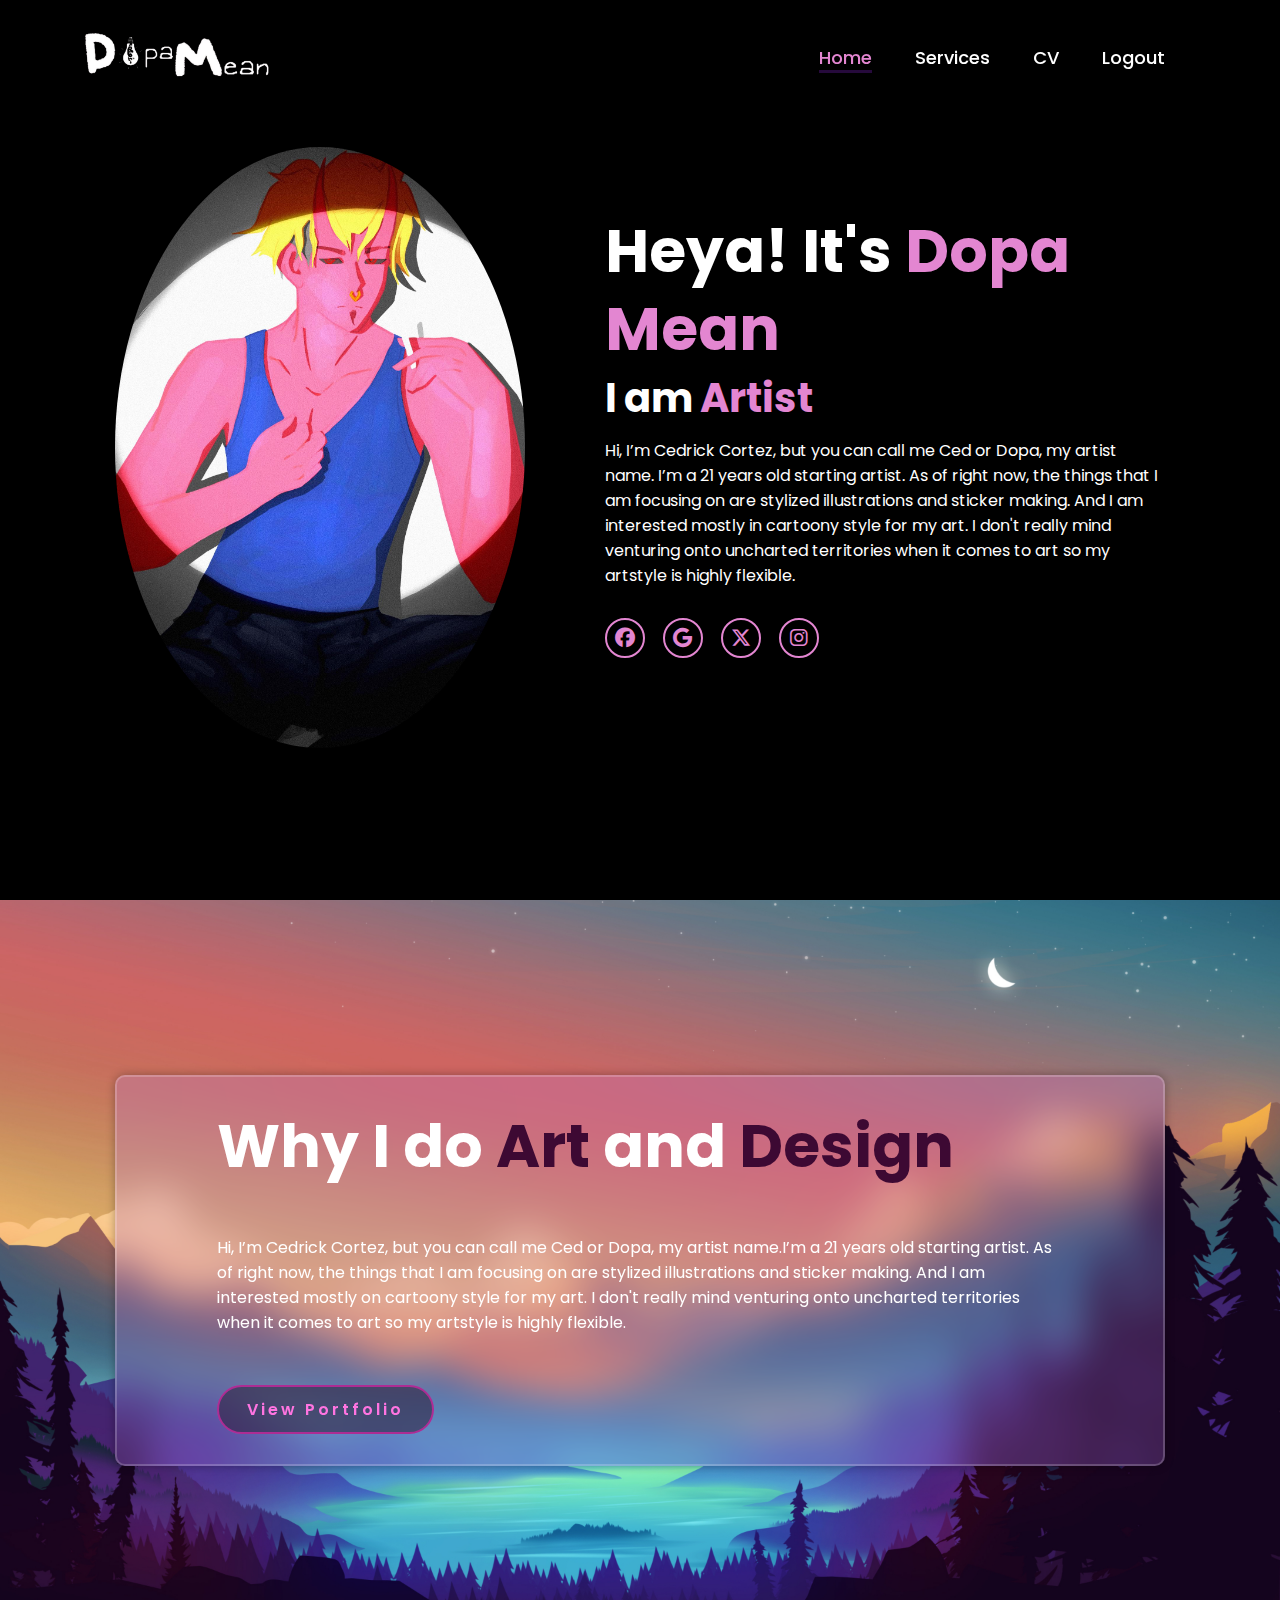
<file: index.html>
<!DOCTYPE html>
<html lang="en">
    
<head>
    <meta charset="UTF-8">
    <meta name="viewport" content="width=device-width, initial-scale=1.0">
    <link rel="stylesheet" href="https://cdnjs.cloudflare.com/ajax/libs/font-awesome/6.5.2/css/all.min.css">
    <link rel="stylesheet" href="style.css">
    <title>Finals Web Portfolio</title>
</head>
<body>
<header>
    <div class="logo-container">
        <a href="#home">
            <img src="dopamean.png" class="logo" alt="logo" />
            </a>
        </div>
    
    <nav>
        <a href="#home" class="active"> Home</a>
        <div class="dropdown">
            <a  class="dropdown-toggle" >Services</a>
            <div class="dropdown-menu">
                <a href="index_illustration.html">Illustrations</a>
                <a href="index_photo.html">Photo Manipulation </a>
                <a href="index__3d.html">3D Modeling</a>
            </div>
        </div>        
        <a href="cv.html">CV</a>

        <button onclick="logout()" style="    
        font-size: 1.8rem;
        color: rgb(255, 255, 255);
        background-color: transparent;
        margin-left: 4rem;
        font-weight: 500;
        transition: 0.3s ease;
        border-bottom: 3px solid transparent;
        cursor: pointer;
        ">Logout</button>   

    </nav>
    
    <!-- Hamburger Icon -->
    <div class="hamburger" onclick="toggleMenu()">
        <i class="fas fa-bars"></i>
    </div>
</header>

    <section class="home">
        <div class="home-img" id="home">
            <img src="Hero.jpg" alt="">
        </div>
        <div class="home-content">
            <h1>Heya! It's <span>Dopa Mean</span></h1>
            <h3 class="typing-text">I am <span></span></h3>
            <p>Hi, I’m Cedrick Cortez, but you can call me Ced or Dopa, my artist name. I’m a 21 years old starting artist. As of right now, the things that I am focusing on are stylized illustrations and sticker making. And I am interested mostly in cartoony style for my art.
                I don't really mind venturing onto uncharted territories when it comes to art so my artstyle is highly flexible.
            </p>
            <div class="social-icons">
                <a href="https://www.facebook.com/Z.corpuz.cortez"><i class="fa-brands fa-facebook"></i></a>
                <a href="https://mail.google.com/mail/u/1/?view=cm&fs=1&to=cedrickcortez45@gmail.com&tf=1"><i class="fa-brands fa-google"></i></a>
                <a href="https://twitter.com/"><i class="fa-brands fa-x-twitter"></i></a>
                <a href="https://www.instagram.com/absrd_boi/"><i class="fa-brands fa-instagram"></i></a>
            </div>
        </div>
    </section>

          <section class="knowmore" id="know-more">
            <div class="content">
                <h1>Why I do <span>Art </span>and<span> Design</span></h1>
                <p>Hi, I’m Cedrick Cortez, but you can call me Ced or Dopa, my artist name.I’m a 21 years old starting artist. As of right now, the things that I am focusing on are stylized illustrations and sticker making. And I am interested mostly on cartoony style for my art.
                    I don't really mind venturing onto uncharted territories when it comes to art so my artstyle is highly flexible.
                </p>
                <a href="https://drive.google.com/drive/folders/1bYGDUVrHqY5IV9jzm8vPRz2c6zAjt1ZQ?usp=sharing" class="btn">View Portfolio</a>

            </div>
        </section>



</body>
<script>
    function toggleMenu() {
        const nav = document.querySelector('nav');
        nav.classList.toggle('active');
    }

    function logout() {
    alert("Thank you for using the website!");
  window.location.href = "index_login.html";
}

    </script>
</html>
</file>
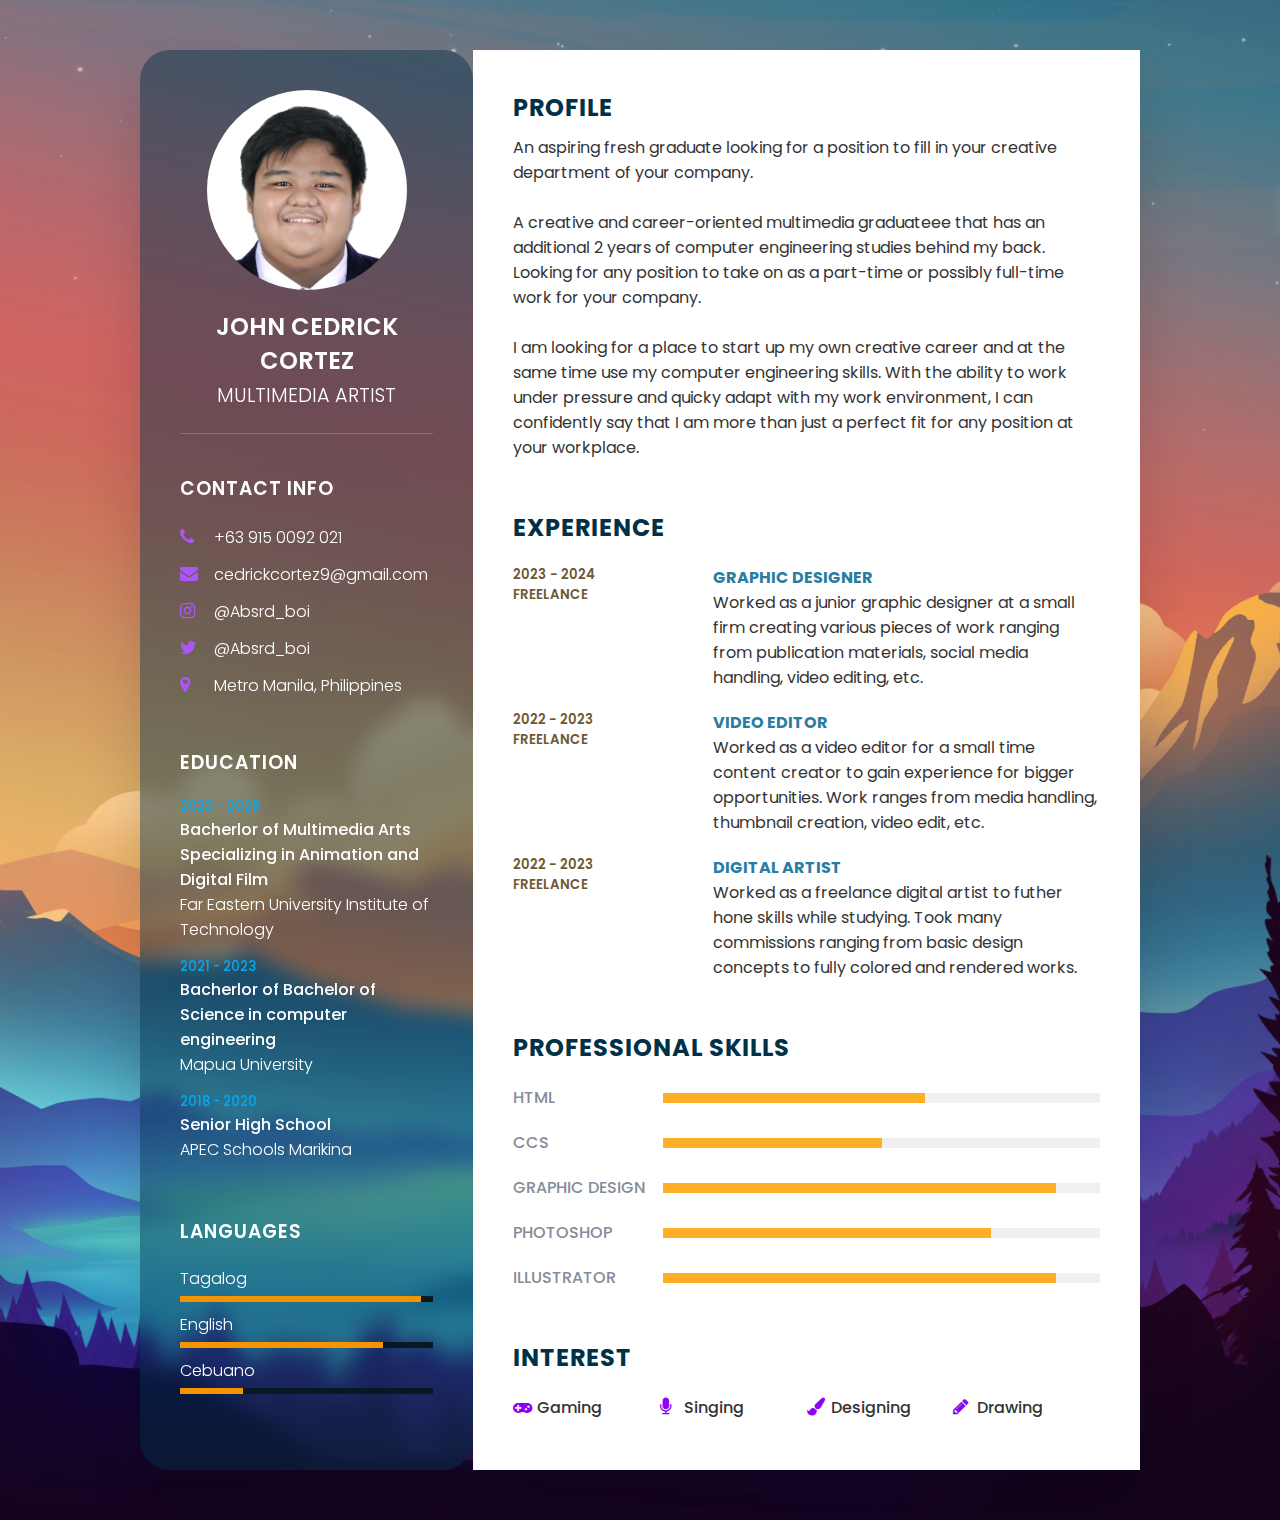
<file: cv.html>
<!DOCTYPE html>
<html>
    <head>
        <meta name="viewport" content="width=device-width, initial scale=1.0">
        <title> Responsive CV using Html & CSS</title>
        <link rel="stylesheet" href="https://cdnjs.cloudflare.com/ajax/libs/font-awesome/4.7.0/css/font-awesome.css" integrity="sha512-5A8nwdMOWrSz20fDsjczgUidUBR8liPYU+WymTZP1lmY9G6Oc7HlZv156XqnsgNUzTyMefFTcsFH/tnJE/+xBg==" crossorigin="anonymous" referrerpolicy="no-referrer" />
        <link rel="stylesheet" type="text/css" href="cvstyle.css">
    </head>
    <body>
        <div class="container">
            <div class="left_Side">
                <div class="profileText">
                    <div class="imgBx">
                        <img src="pic.png">

                    </div>
                    <h2> John Cedrick Cortez<br><span>MultiMedia Artist</span></h2>
                </div>

                <div class="contactInfo">
                    <h3 class="title">Contact Info</h3>
                    <ul>
                        <li>
                            <span class="icon"><i class="fa fa-phone" aria-hidden="true"></i></span>
                            <span class="text">+63 915 0092 021</span>
                        </li>
                        <li>
                            <span class="icon"><i class="fa fa-envelope" aria-hidden="true"></i></span>
                            <span class="text">cedrickcortez9@gmail.com</span>
                        </li>
                        <li>
                            <span class="icon"><i class="fa fa-instagram" aria-hidden="true"></i></span>
                            <span class="text"> @Absrd_boi</span>
                        </li>
                        <li>
                            <span class="icon"><i class="fa fa-twitter" aria-hidden="true"></i></span>
                            <span class="text"> @Absrd_boi</span>
                        </li>
                        <li>
                            <span class="icon"><i class="fa fa-map-marker" aria-hidden="true"></i></span>
                            <span class="text"> Metro Manila, Philippines</span>
                        </li>
                    </ul>
                </div>
                

                <div class="contactInfo education">
                    <h3 class="title">Education</h3>
                    <ul>
                        <li>
                            <h5>2023 - 2025</h5>
                            <h4>Bacherlor of Multimedia Arts Specializing in Animation and Digital Film</h4>
                            <h4>Far Eastern University Institute of Technology</h4>
                        </li>
                        <li>
                            <h5>2021 - 2023</h5>
                            <h4>Bacherlor of Bachelor of Science in computer engineering</h4>
                            <h4>Mapua University</h4>
                        </li>
                        <li>
                            <h5>2018 - 2020</h5>
                            <h4>Senior High School</h4>
                            <h4>APEC Schools Marikina   </h4>
                        </li>
                    </ul>
                </div>

                <div class="contactInfo laguage">
                    <h3 class="title">Languages</h3>
                    <ul>
                        <li>
                            <span class="text">Tagalog</span>
                            <span class="percent">
                                <div style="width: 95%;"></div>
                            </span>
                        </li>
                        <li>
                            <span class="text">English</span>
                            <span class="percent">
                                <div style="width: 80%;"></div>
                            </span>
                        </li>
                        <li>
                            <span class="text">Cebuano</span>
                            <span class="percent">
                                <div style="width: 25%;"></div>
                            </span>
                        </li>
                    </ul>
                </div>
                </div>

            <div class="right_Side">
                <div class="about">
                    <h2 class="title2">Profile</h2>
                    <p> An aspiring fresh graduate looking for a position to fill in your creative department of your company.<br><br>
                        A creative and career-oriented multimedia graduateee that has an additional 2 years of computer engineering studies behind my back.
                        Looking for any position to take on as a part-time or possibly full-time work for your company. <br><br>
                        I am looking for a place to start up my own creative career and at the same time use my computer engineering skills. 
                        With the ability to work under pressure and quicky adapt with my work environment, 
                        I can confidently say that I am more than just a perfect fit for any position at your workplace.</p>
            </div>
            <div class="about">
                <h2 class="title2">Experience</h2>
                <div class="box">
                    <div class="year_company">
                        <h5>2023 - 2024</h5>
                        <h5>Freelance</h5>
                    </div>
                    <div class="text">
                        <h4> Graphic Designer</h4>
                        <p>Worked as a junior graphic designer at a small firm creating various pieces of work ranging from publication materials, social media handling, video editing, etc.</p>
                    </div>
                </div>
                <div class="box">
                    <div class="year_company">
                        <h5>2022 - 2023</h5>
                        <h5>Freelance</h5>
                    </div>
                    <div class="text">
                        <h4> Video Editor</h4>
                        <p> Worked as a video editor for a small time content creator to gain experience for bigger opportunities. Work ranges from media handling, thumbnail creation, video edit, etc.</p>
                    </div>
                </div>
                <div class="box">
                    <div class="year_company">
                        <h5>2022 - 2023</h5>
                        <h5>Freelance</h5>
                    </div>
                    <div class="text">
                        <h4> Digital Artist</h4>
                        <p> Worked as a freelance digital artist to futher hone skills while studying. Took many commissions ranging from basic design concepts to fully colored and rendered works.</p>
                    </div>
                </div>
            </div>
                
            <div class="about skills">
                <h2 class="title2">Professional Skills</h2>
                <div class="box">
                    <h4>HTML</h4>
                    <div class="percent">
                        <div style="width: 60%;"></div>
                    </div>
                </div>
                <div class="box">
                    <h4>CCS</h4>
                    <div class="percent">
                        <div style="width: 50%;"></div>

                    </div>
                </div>
                <div class="box">
                    <h4>Graphic Design</h4>
                    <div class="percent">
                        <div style="width: 90%;"></div>

                    </div>
                </div>
                <div class="box">
                    <h4>Photoshop</h4>
                    <div class="percent">
                        <div style="width: 75%;"></div>

                    </div>
                </div>
                <div class="box">
                    <h4>Illustrator</h4>
                    <div class="percent">
                        <div style="width: 90%;"></div>

                    </div>
                </div>
            </div>

            <div class="about interest">
                <h2 class="title2">Interest</h2>
                <ul>
                    <li><i class="fa fa-gamepad" aria-hidden="true"></i> Gaming</li>
                    <li><i class="fa fa-microphone" aria-hidden="true"></i> Singing</li>
                    <li><i class="fa fa-paint-brush" aria-hidden="true"></i> Designing</li>
                    <li><i class="fa fa-pencil" aria-hidden="true"></i> Drawing</li>
                </ul>


            </div>
        </div>
    </body>
</html>
</file>
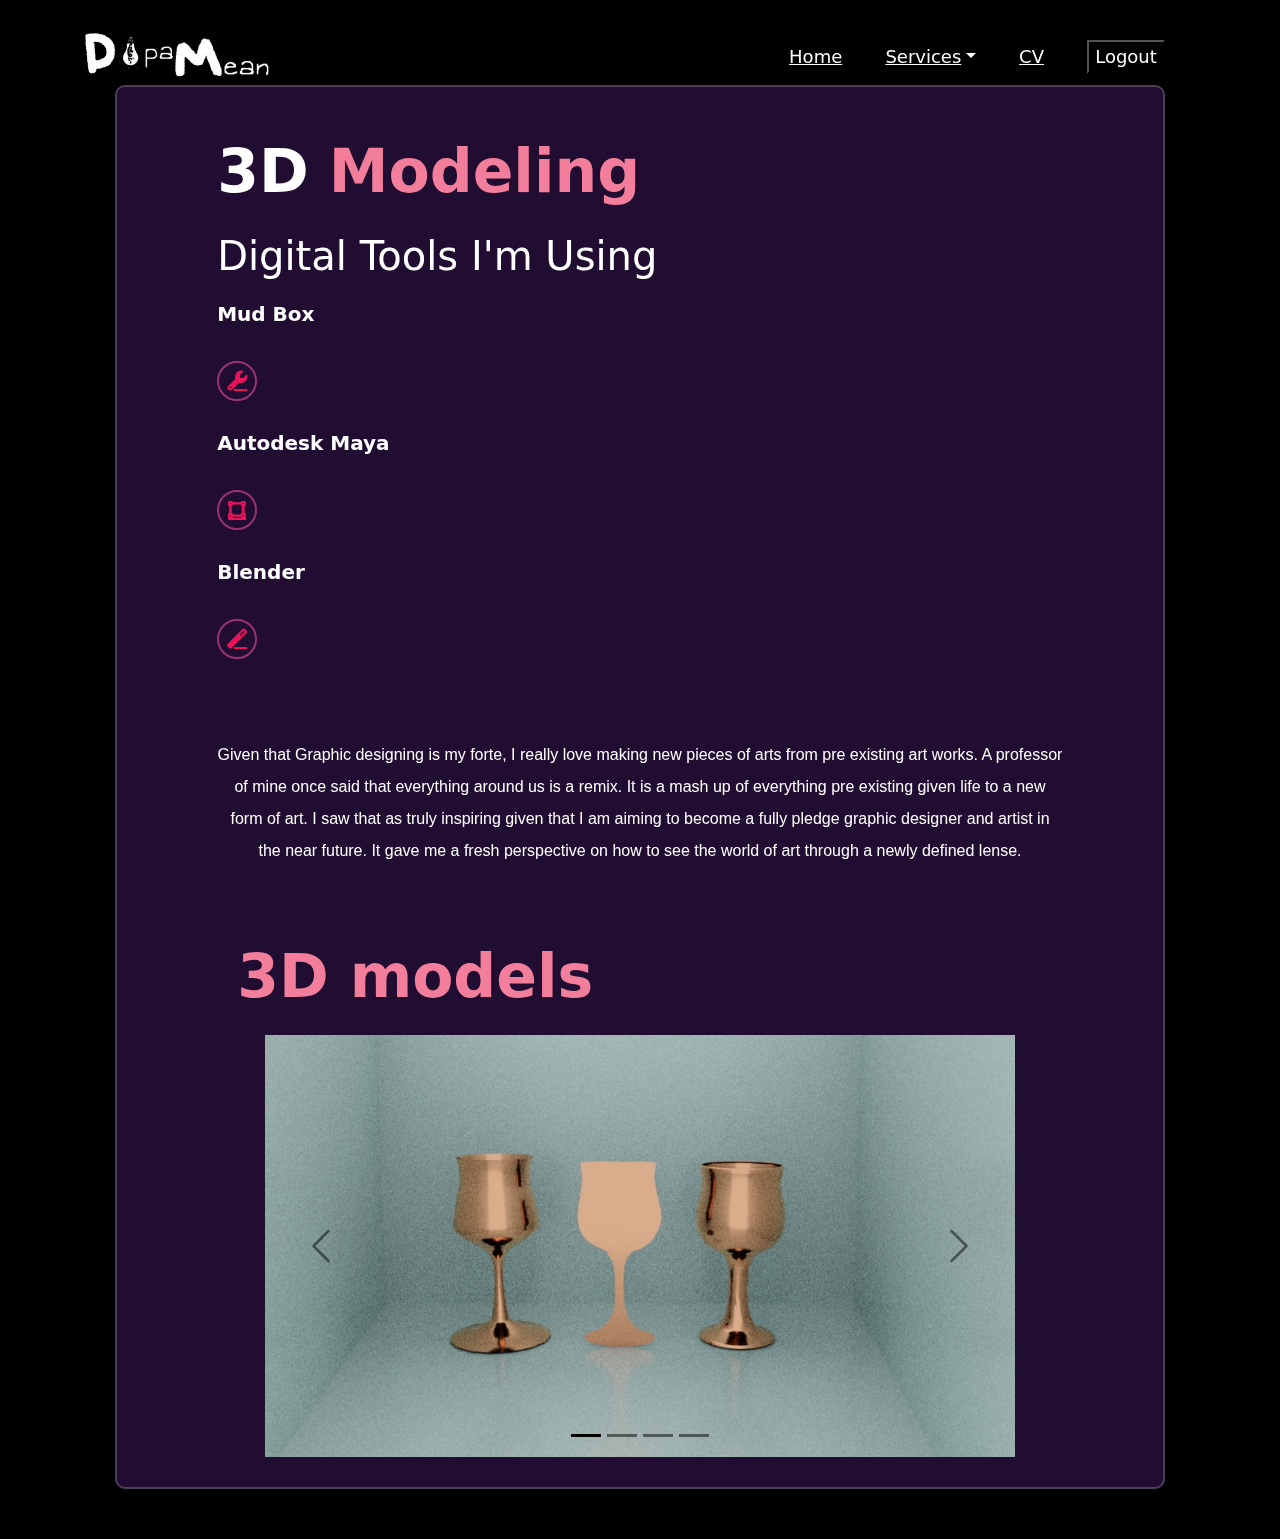
<file: index__3d.html>
<!DOCTYPE html>
<html lang="en">
    
<head>
    <meta charset="UTF-8">
    <meta name="viewport" content="width=device-width, initial-scale=1.0">
    <link href="https://cdn.jsdelivr.net/npm/bootstrap@5.3.3/dist/css/bootstrap.min.css" rel="stylesheet" integrity="sha384-QWTKZyjpPEjISv5WaRU9OFeRpok6YctnYmDr5pNlyT2bRjXh0JMhjY6hW+ALEwIH" crossorigin="anonymous">

    <link rel="stylesheet" href="https://cdnjs.cloudflare.com/ajax/libs/font-awesome/6.5.2/css/all.min.css">
    <script src="https://cdn.jsdelivr.net/npm/bootstrap@5.3.3/dist/js/bootstrap.bundle.min.js" integrity="sha384-YvpcrYf0tY3lHB60NNkmXc5s9fDVZLESaAA55NDzOxhy9GkcIdslK1eN7N6jIeHz" crossorigin="anonymous"></script>
    <link rel="stylesheet" href="style_3d.css">
    <title>Finals Web Portfolio</title>

    
</head>
<body>
<header>
    <div class="logo-container">
        <a href="index.html">
            <img src="dopamean.png" class="logo" alt="logo" />
            </a>
        </div>
    
    <nav>
        <a href="index.html"> Home</a>
        <div class="dropdown">
            <a  class="dropdown-toggle" >Services</a>
            <div class="dropdown-menu">
                <a href="index_illustration.html">Illustrations</a>
                <a href="index_photo.html">Photo Manipulation </a>
                <a href="index__3d.html" class="active">3D Modeling</a>
            </div>
        </div>
        <a href="cv.html">CV</a>

        <button onclick="logout()" style="    
        font-size: 1.8rem;
        color: rgb(255, 255, 255);
        background-color: transparent;
        margin-left: 4rem;
        font-weight: 500;
        transition: 0.3s ease;
        border-bottom: 3px solid transparent;
        cursor: pointer;
        ">Logout</button>   
    </nav>
    
    <!-- Hamburger Icon -->
    <div class="hamburger" onclick="toggleMenu()">
        <i class="fas fa-bars"></i>
    </div>
</header>

           <br>
          <section class="knowmore" id="know-more">
            <div class="content">
                <br>
                <h1> 3D<span>Modeling</span></h1> <bR>
                    <h2> Digital Tools I'm Using</h2>
                <br>
                <div class="social-icons">
                    <h3>Mud Box</h3>
                    <a href="https://www.autodesk.com"><i class="fas fa-wrench"></i></a>
                    <h3>Autodesk Maya</h3>
                    <a href="https://www.autodesk.com"><i class="fas fa-vector-square"></i></a>
                    <h3>Blender</h3>
                    <a href="https://www.blender.org"><i class="fa fa-magic"></i></a>
                <p>Given that Graphic designing is my forte, I really love making new pieces of arts from pre existing art works. A professor of mine once said that everything around us is a remix. It is a mash up of everything pre existing given life to a new form of art.
                    I saw that as truly inspiring given that I am aiming to become a fully pledge graphic designer and artist in the near future. It gave me a fresh perspective on how to see the world of art through a newly defined lense.
                </p>
                <br>

            </div>

           <br> <br><br> <h1><span> 3D models </span></h1> <br>
            <div id="carouselExampleDark" class="carousel carousel-dark slide">
                <div class="carousel-indicators">
                  <button type="button" data-bs-target="#carouselExampleDark" data-bs-slide-to="0" class="active" aria-current="true" aria-label="Slide 1"></button>
                  <button type="button" data-bs-target="#carouselExampleDark" data-bs-slide-to="1" aria-label="Slide 2"></button>
                  <button type="button" data-bs-target="#carouselExampleDark" data-bs-slide-to="2" aria-label="Slide 3"></button>
                  <button type="button" data-bs-target="#carouselExampleDark" data-bs-slide-to="3" aria-label="Slide 4"></button>
                </div>
                <div class="carousel-inner">
                  <div class="carousel-item active" data-bs-interval="10000">
                    <img src="3d1.jpg" class="d-block w-100" alt="...">
                    <div class="carousel-caption d-none d-md-block">
                    </div>
                  </div>
                  <div class="carousel-item" data-bs-interval="2000">
                    <img src="3d2.jpg" class="d-block w-100" alt="...">
                    <div class="carousel-caption d-none d-md-block">
                    </div>
                  </div>
                  <div class="carousel-item">
                    <img src="3d3.jpg" class="d-block w-100" alt="...">
                    <div class="carousel-caption d-none d-md-block">
                    </div>
                  </div>
                  <div class="carousel-item">
                    <img src="3d4.jpg" class="d-block w-100" alt="...">
                    <div class="carousel-caption d-none d-md-block">
                    </div>
                  </div>
                </div>
                <button class="carousel-control-prev" type="button" data-bs-target="#carouselExampleDark" data-bs-slide="prev">
                  <span class="carousel-control-prev-icon" aria-hidden="true"></span>
                  <span class="visually-hidden">Previous</span>
                </button>
                <button class="carousel-control-next" type="button" data-bs-target="#carouselExampleDark" data-bs-slide="next">
                  <span class="carousel-control-next-icon" aria-hidden="true"></span>
                  <span class="visually-hidden">Next</span>
                </button>
              </div>

        </section>



</body>
<script>
    function toggleMenu() {
        const nav = document.querySelector('nav');
        nav.classList.toggle('active');
    }

    function logout() {
        alert("Thank you for using the website!");
  window.location.href = "index_login.html";
}
    </script>
</html>
</file>
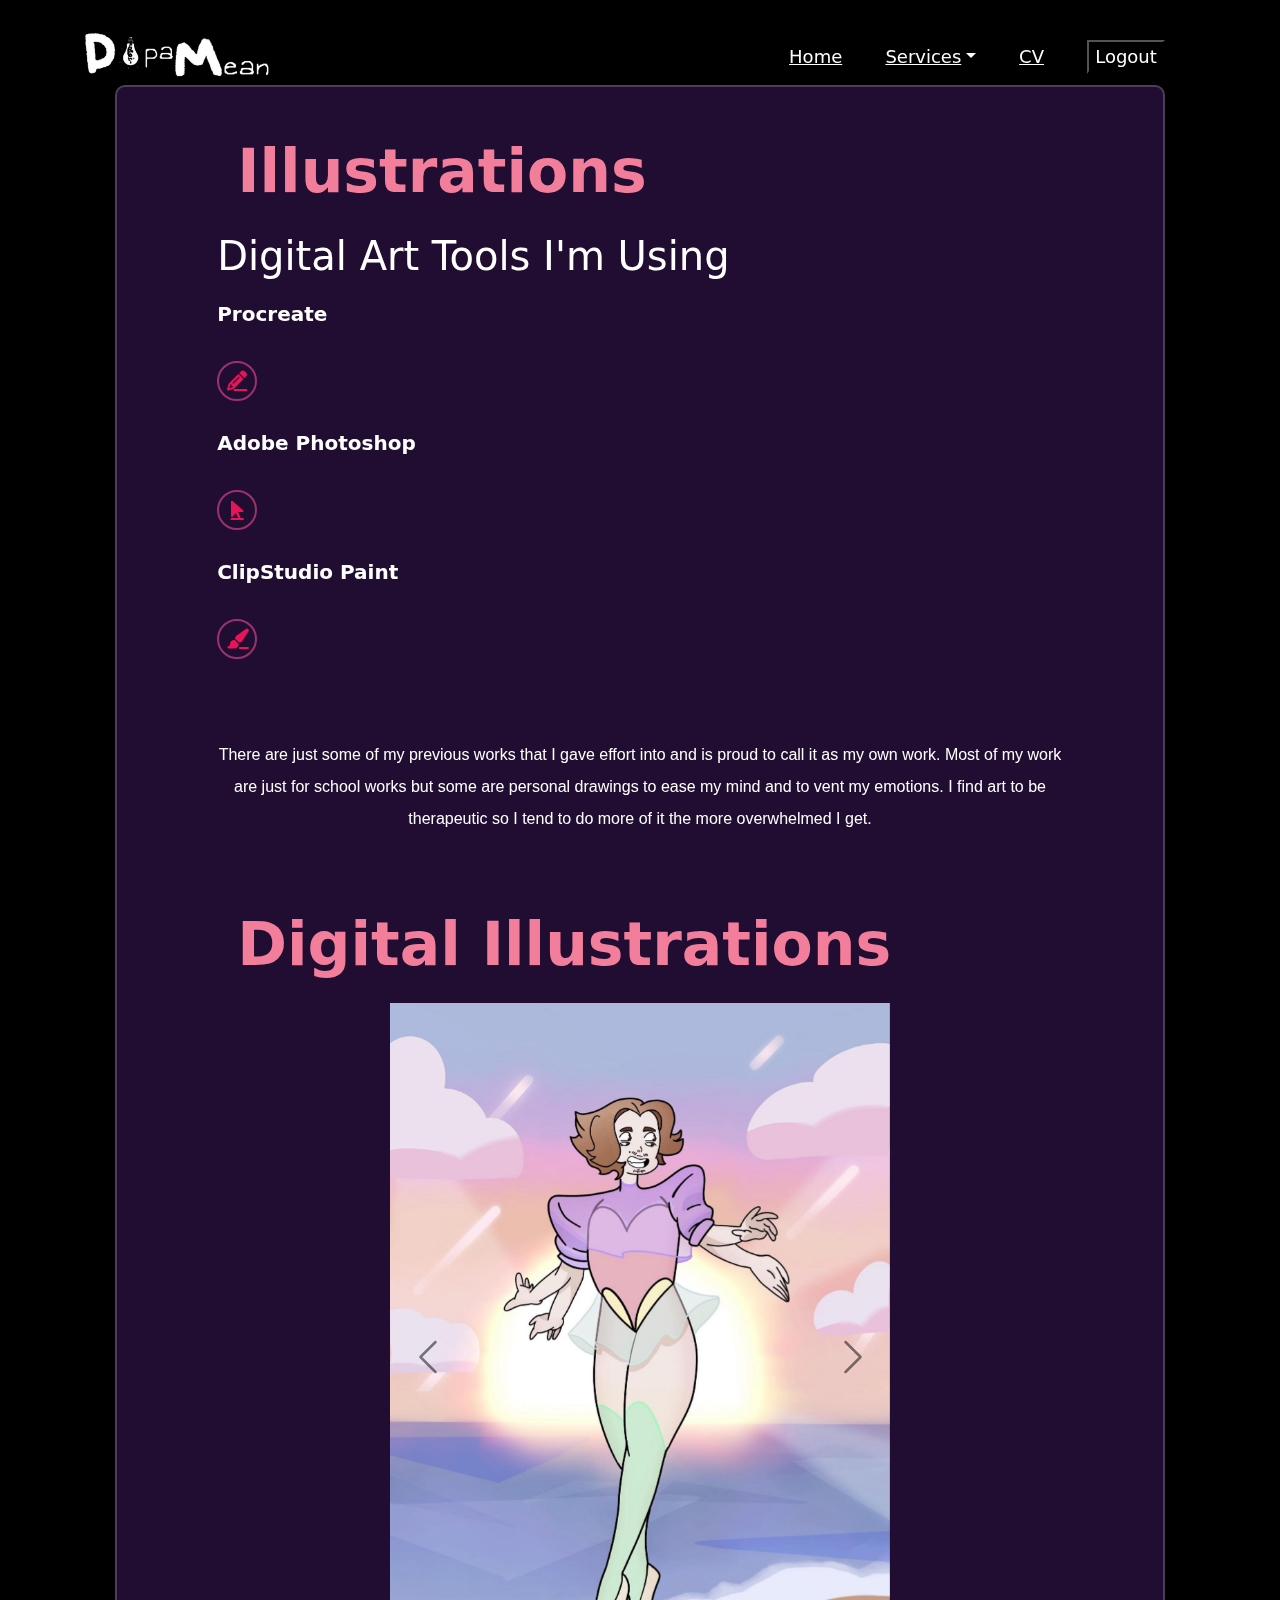
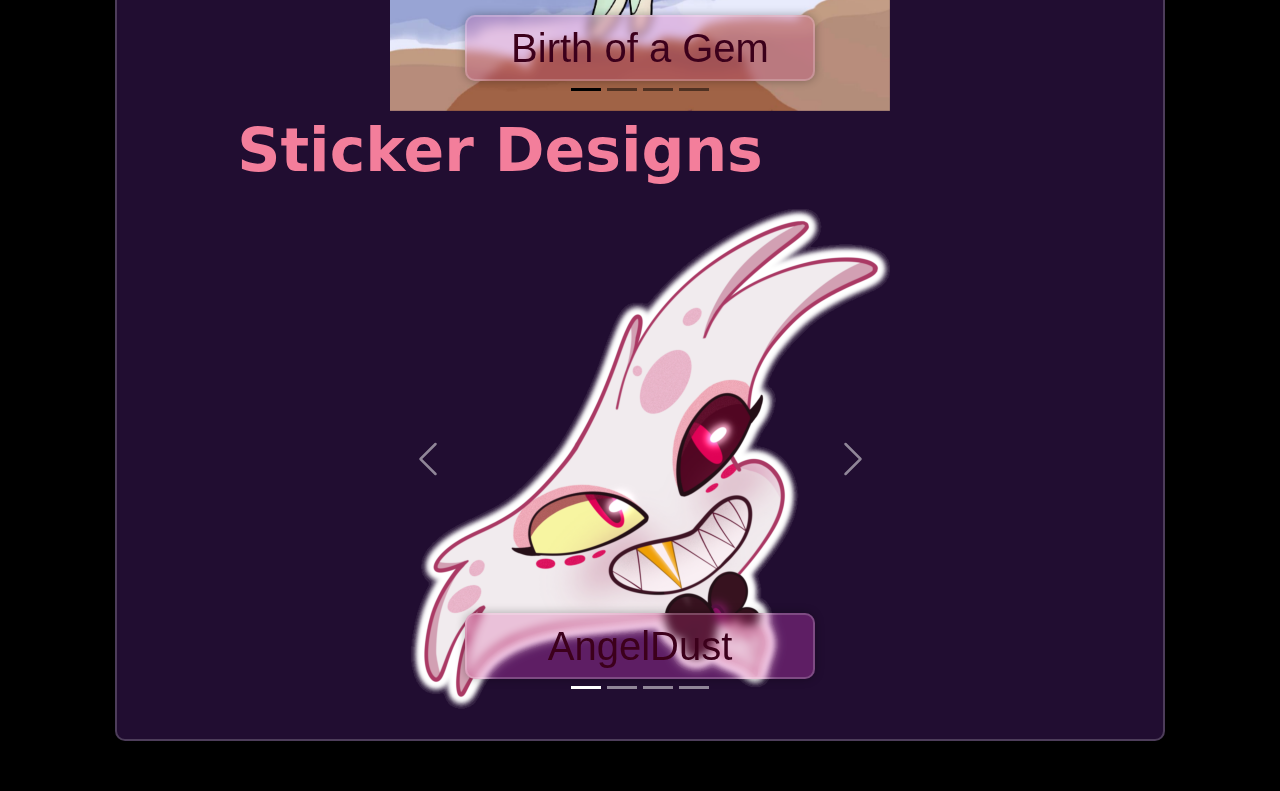
<file: index_illustration.html>
<!DOCTYPE html>
<html lang="en">
    
<head>
    <meta charset="UTF-8">
    <meta name="viewport" content="width=device-width, initial-scale=1.0">
    <link href="https://cdn.jsdelivr.net/npm/bootstrap@5.3.3/dist/css/bootstrap.min.css" rel="stylesheet" integrity="sha384-QWTKZyjpPEjISv5WaRU9OFeRpok6YctnYmDr5pNlyT2bRjXh0JMhjY6hW+ALEwIH" crossorigin="anonymous">

    <link rel="stylesheet" href="https://cdnjs.cloudflare.com/ajax/libs/font-awesome/6.5.2/css/all.min.css">
    <script src="https://cdn.jsdelivr.net/npm/bootstrap@5.3.3/dist/js/bootstrap.bundle.min.js" integrity="sha384-YvpcrYf0tY3lHB60NNkmXc5s9fDVZLESaAA55NDzOxhy9GkcIdslK1eN7N6jIeHz" crossorigin="anonymous"></script>
    <link rel="stylesheet" href="style_illustration.css">
    <title>Finals Web Portfolio</title>

    
</head>
<body>
<header>
    <div class="logo-container">
        <a href="index.html">
            <img src="dopamean.png" class="logo" alt="logo" />
            </a>
        </div>
    
    <nav>
        <a href="index.html"> Home</a>
        <div class="dropdown">
          <a  class="dropdown-toggle" >Services</a>
          <div class="dropdown-menu">
                <a href="index_illustration.html" class="active">Illustrations</a>
                <a href="index_photo.html">Photo Manipulation </a>
                <a href="index__3d.html">3D Modeling</a>
            </div>
        </div>
        <a href="cv.html">CV</a>

        <button onclick="logout()" style="    
        font-size: 1.8rem;
        color: rgb(255, 255, 255);
        background-color: transparent;
        margin-left: 4rem;
        font-weight: 500;
        transition: 0.3s ease;
        border-bottom: 3px solid transparent;
        cursor: pointer;
        ">Logout</button>   
    </nav>
    
    <!-- Hamburger Icon -->
    <div class="hamburger" onclick="toggleMenu()">
        <i class="fas fa-bars"></i>
    </div>
</header>

           <br>
          <section class="knowmore" id="know-more">
            <div class="content">
                <br>
                <h1> <span>Illustrations</span></h1> <bR>
                <h2> Digital Art Tools I'm Using</h2>
                <br>
                <div class="social-icons">
                    <h3>Procreate</h3>
                    <a href="https://procreate.com"><i class="fa fa-pencil"></i></a>
                    <h3>Adobe Photoshop</h3>
                    <a href="https://www.adobe.com/"><i class="fa fa-mouse-pointer"></i></a>
                    <h3>ClipStudio Paint</h3>
                    <a href="https://www.clipstudio.net/en/"><i class="fa fa-paint-brush"></i></a>
                <p>There are just some of my previous works that I gave effort into and is proud to call it as my own work. Most of my work are just for school works but some are personal drawings to ease my mind and to vent my emotions.
                    I find art to be therapeutic so I tend to do more of it the more overwhelmed I get.
                </p>
                <br>

            </div>

           <br> <br><br> <h1><span> Digital Illustrations </span></h1> <br>
            <div id="carouselExampleDark" class="carousel carousel-dark slide">
                <div class="carousel-indicators">
                  <button type="button" data-bs-target="#carouselExampleDark" data-bs-slide-to="0" class="active" aria-current="true" aria-label="Slide 1"></button>
                  <button type="button" data-bs-target="#carouselExampleDark" data-bs-slide-to="1" aria-label="Slide 2"></button>
                  <button type="button" data-bs-target="#carouselExampleDark" data-bs-slide-to="2" aria-label="Slide 3"></button>
                  <button type="button" data-bs-target="#carouselExampleDark" data-bs-slide-to="3" aria-label="Slide 4"></button>
                </div>
                <div class="carousel-inner">
                  <div class="carousel-item active" data-bs-interval="10000">
                    <img src="mat.jpg" class="d-block w-100" alt="...">
                    <div class="carousel-caption d-none d-md-block">
                      <h5>Birth of a Gem</h5>
                    </div>
                  </div>
                  <div class="carousel-item" data-bs-interval="2000">
                    <img src="The Coven (1).png" class="d-block w-100" alt="...">
                    <div class="carousel-caption d-none d-md-block">
                      <h5>The Coven</h5>
                    </div>
                  </div>
                  <div class="carousel-item">
                    <img src="page1.jpg" class="d-block w-100" alt="...">
                    <div class="carousel-caption d-none d-md-block">
                      <h5>Love Wins</h5>
                    </div>
                  </div>
                  <div class="carousel-item">
                    <img src="page2.jpg" class="d-block w-100" alt="...">
                    <div class="carousel-caption d-none d-md-block">
                      <h5>Love Wins</h5>
                    </div>
                  </div>
                </div>
                <button class="carousel-control-prev" type="button" data-bs-target="#carouselExampleDark" data-bs-slide="prev">
                  <span class="carousel-control-prev-icon" aria-hidden="true"></span>
                  <span class="visually-hidden">Previous</span>
                </button>
                <button class="carousel-control-next" type="button" data-bs-target="#carouselExampleDark" data-bs-slide="next">
                  <span class="carousel-control-next-icon" aria-hidden="true"></span>
                  <span class="visually-hidden">Next</span>
                </button>
              </div>
                          
              <h1><span> Sticker Designs </span></h1> <br>
              <div id="carouselExampleCaptions" class="carousel slide">
                <div class="carousel-indicators">
                  <button type="button" data-bs-target="#carouselExampleCaptions" data-bs-slide-to="0" class="active" aria-current="true" aria-label="Slide 1"></button>
                  <button type="button" data-bs-target="#carouselExampleCaptions" data-bs-slide-to="1" aria-label="Slide 2"></button>
                  <button type="button" data-bs-target="#carouselExampleCaptions" data-bs-slide-to="2" aria-label="Slide 3"></button>
                  <button type="button" data-bs-target="#carouselExampleCaptions" data-bs-slide-to="3" aria-label="Slide 4"></button>
                </div>
                <div class="carousel-inner">
                  <div class="carousel-item active">
                    <img src="Angel.PNG" class="d-block w-100" alt="...">
                    <div class="carousel-caption d-none d-md-block">
                      <h5>AngelDust</h5>
                    </div>
                  </div>
                  <div class="carousel-item">
                    <img src="Alastor.png" class="d-block w-100" alt="...">
                    <div class="carousel-caption d-none d-md-block">
                      <h5>Alastor</h5>
                    </div>
                  </div>
                  <div class="carousel-item">
                    <img src="Fizz.PNG" class="d-block w-100" alt="...">
                    <div class="carousel-caption d-none d-md-block">
                      <h5>Fizzaroli</h5>
                    </div>
                  </div>
                  <div class="carousel-item">
                    <img src="Verosika.png" class="d-block w-100" alt="...">
                    <div class="carousel-caption d-none d-md-block">
                      <h5>Verosika</h5>
                    </div>
                  </div>
                </div>
                <button class="carousel-control-prev" type="button" data-bs-target="#carouselExampleCaptions" data-bs-slide="prev">
                  <span class="carousel-control-prev-icon" aria-hidden="true"></span>
                  <span class="visually-hidden">Previous</span>
                </button>
                <button class="carousel-control-next" type="button" data-bs-target="#carouselExampleCaptions" data-bs-slide="next">
                  <span class="carousel-control-next-icon" aria-hidden="true"></span>
                  <span class="visually-hidden">Next</span>
                </button>
              </div>
  


        </section>



</body>
<script>
    function toggleMenu() {
        const nav = document.querySelector('nav');
        nav.classList.toggle('active');
    }

    function logout() {
      alert("Thank you for using the website!");
  window.location.href = "index_login.html";
}
    </script>
</html>
</file>
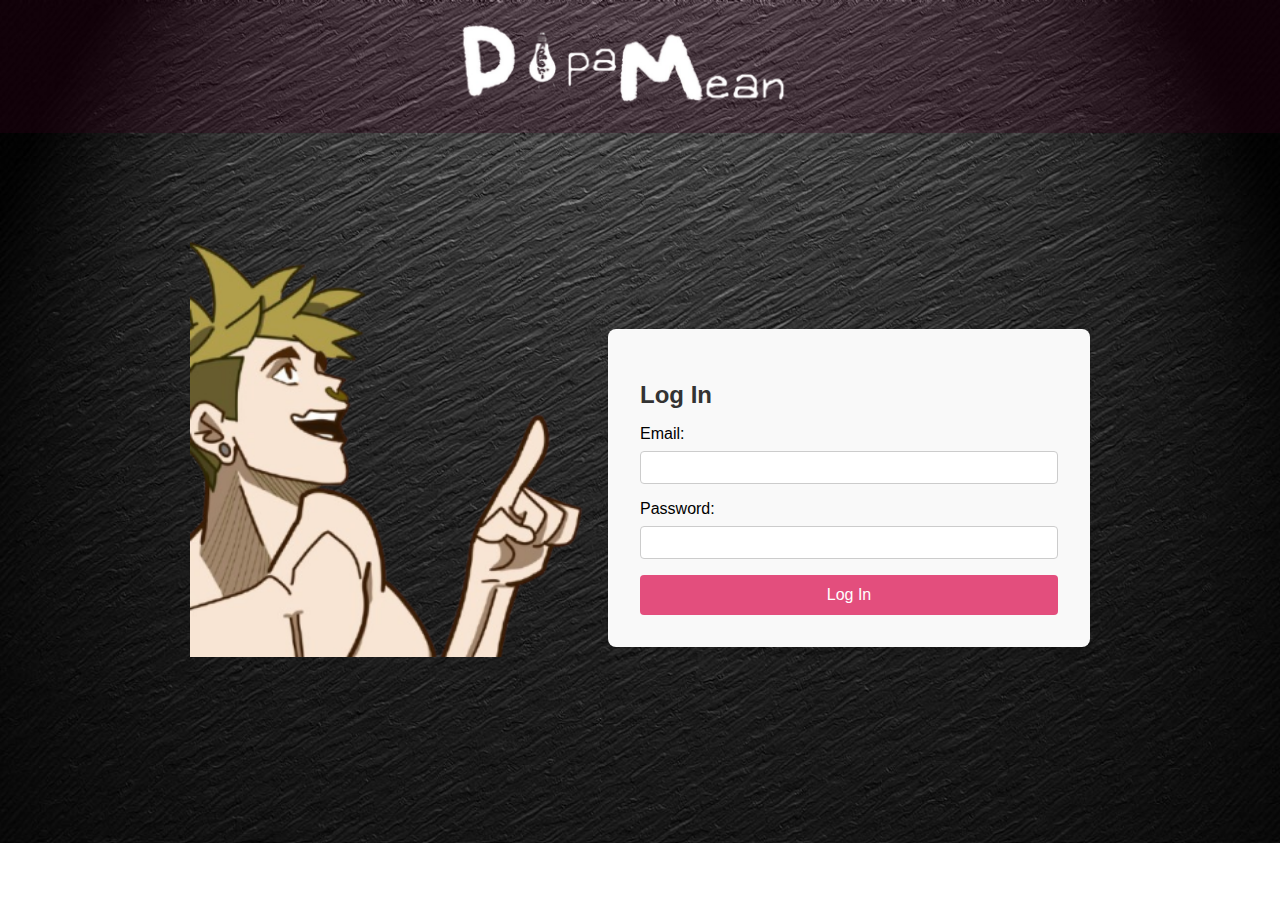
<file: index_login.html>
<!DOCTYPE html>
<html lang="en">
<head>
  <meta charset="UTF-8">
  <meta name="viewport" content="width=device-width, initial-scale=1.0">
  <title>Login Screen</title>
  <link rel="stylesheet" href="style_login.css">

</head>

<body>
  <header>
    <img src="dopamean.png" class="logo" alt="logo" />
  </header>
  <div class="container">
    <div class="image-section">
      <img src="login.png" alt="Side Illustration">
    </div>
    <div class="form-section">
      <h2>Log In</h2>
      <form id="loginForm">
        <div class="form-group">
          <label for="email">Email:</label>
          <input type="email" id="email" name="email" required>
        </div>
        <div class="form-group">
          <label for="password">Password:</label>
          <input type="password" id="password" name="password" required>
        </div>
        <button type="submit">Log In</button>
      </form>
    </div>
  </div>
  <script>
document.getElementById("loginForm").addEventListener("submit", function (event) {
  event.preventDefault();

  const email = document.getElementById("email").value;
  const password = document.getElementById("password").value;

  // Check if email and password match the predefined values
  if (email === "wagunosacard@email.com" && password === "wagpoplease") {
    alert(`Welcome, ${email}!`);
    // Redirect to a new page (e.g., dashboa rd.html)
    window.location.href = "index.html";
  } else {
    alert("Invalid email or password. Please try again.");
  }
});

  </script>
</body>
</html>
</file>
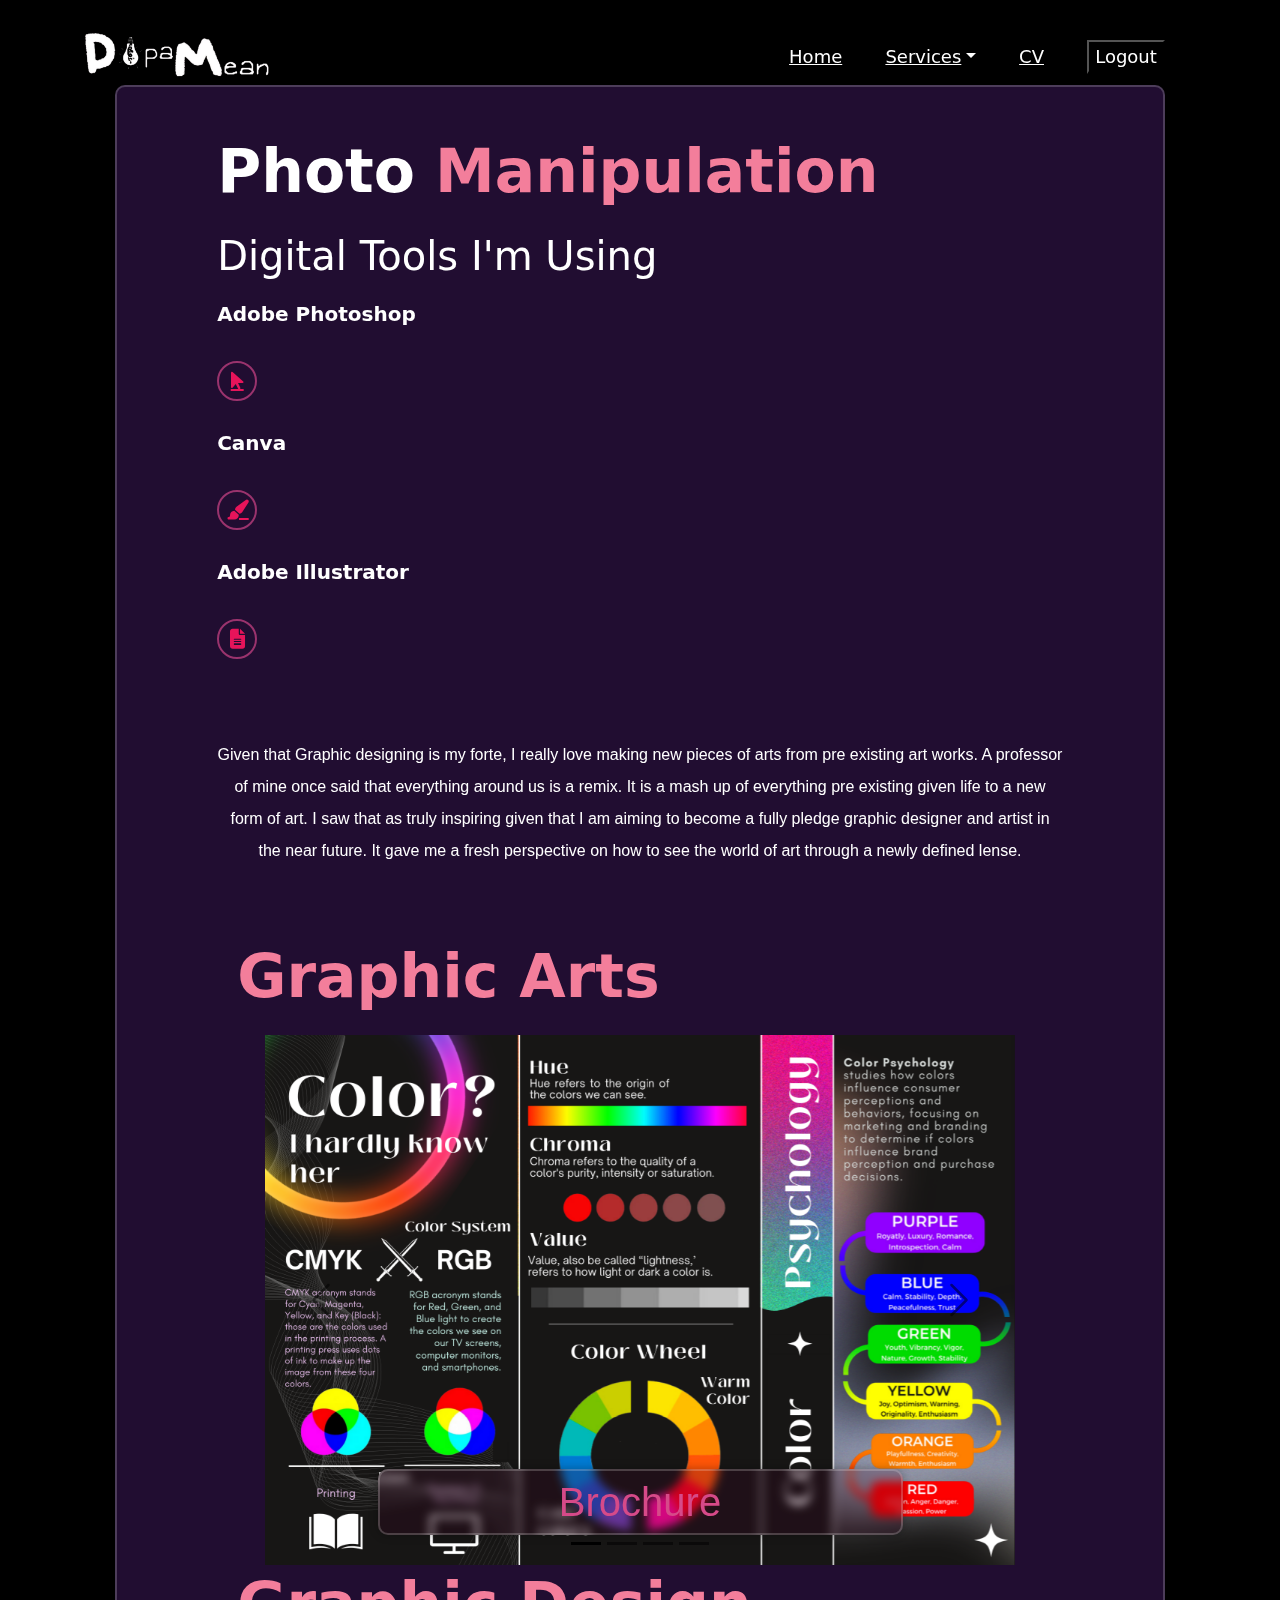
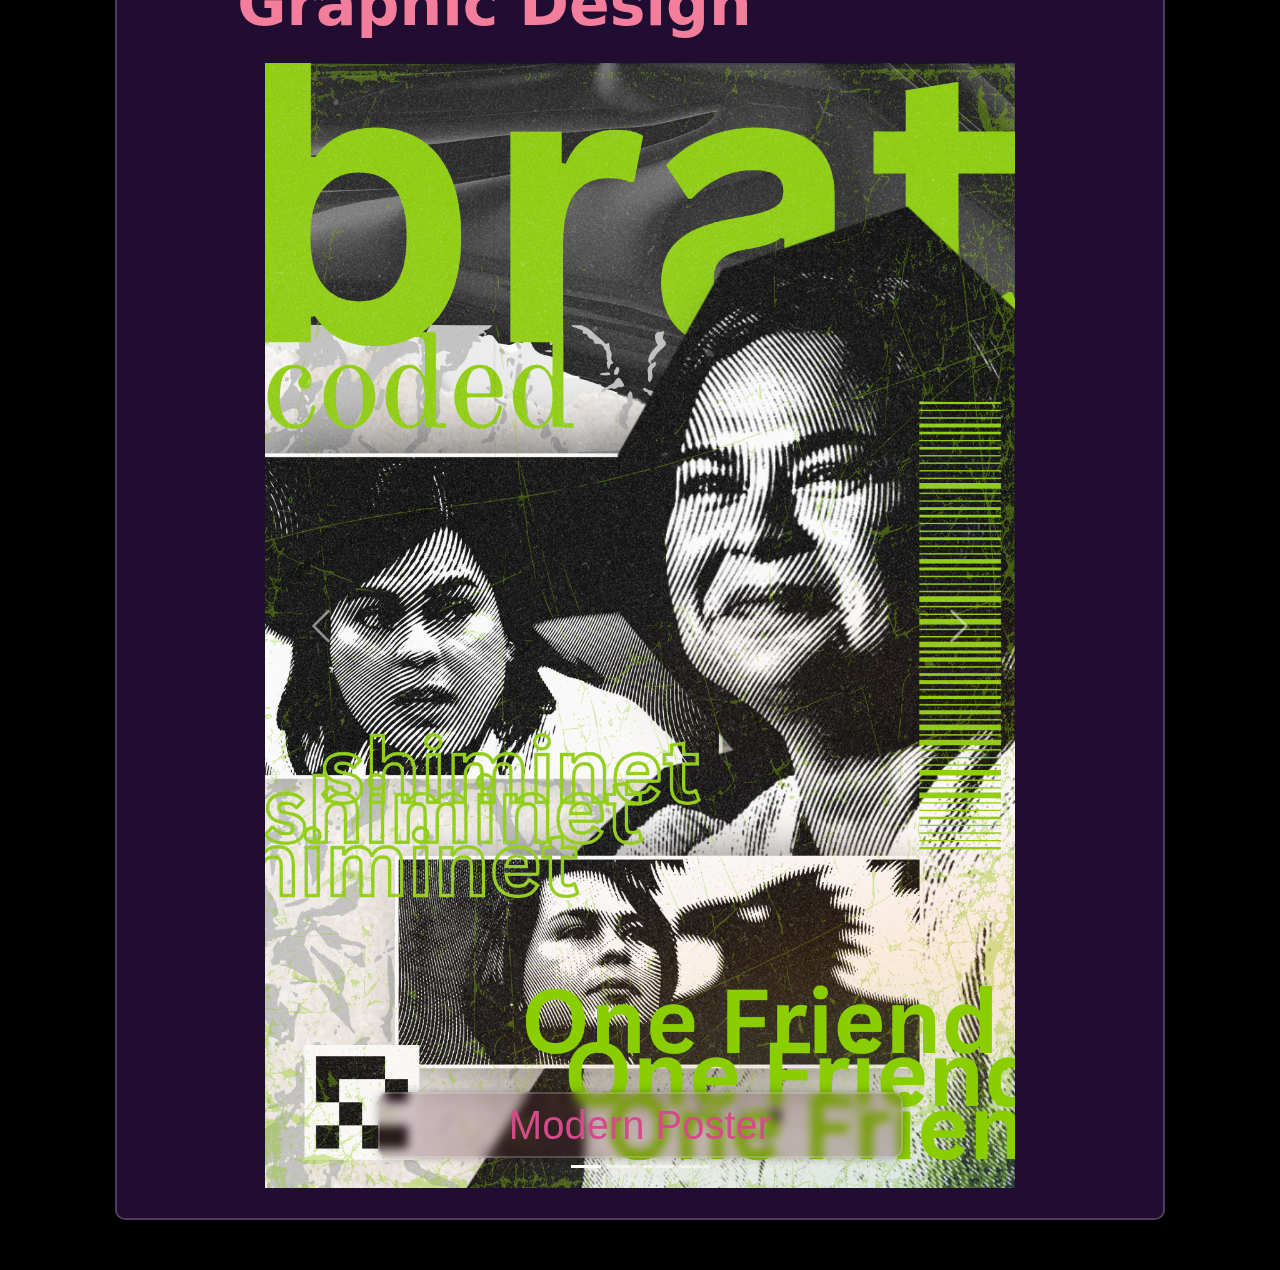
<file: index_photo.html>
<!DOCTYPE html>
<html lang="en">
    
<head>
    <meta charset="UTF-8">
    <meta name="viewport" content="width=device-width, initial-scale=1.0">
    <link href="https://cdn.jsdelivr.net/npm/bootstrap@5.3.3/dist/css/bootstrap.min.css" rel="stylesheet" integrity="sha384-QWTKZyjpPEjISv5WaRU9OFeRpok6YctnYmDr5pNlyT2bRjXh0JMhjY6hW+ALEwIH" crossorigin="anonymous">

    <link rel="stylesheet" href="https://cdnjs.cloudflare.com/ajax/libs/font-awesome/6.5.2/css/all.min.css">
    <script src="https://cdn.jsdelivr.net/npm/bootstrap@5.3.3/dist/js/bootstrap.bundle.min.js" integrity="sha384-YvpcrYf0tY3lHB60NNkmXc5s9fDVZLESaAA55NDzOxhy9GkcIdslK1eN7N6jIeHz" crossorigin="anonymous"></script>
    <link rel="stylesheet" href="style_photo.css">
    <title>Finals Web Portfolio</title>

    
</head>
<body>
<header>
    <div class="logo-container">
        <a href="index.html">
            <img src="dopamean.png" class="logo" alt="logo" />
            </a>
        </div>
    
    <nav>
        <a href="index.html"> Home</a>
        <div class="dropdown">
            <a  class="dropdown-toggle" >Services</a>
            <div class="dropdown-menu">
                <a href="index_illustration.html">Illustrations</a>
                <a href="index_photo.html" class="active">Photo Manipulation </a>
                <a href="index__3d.html">3D Modeling</a>
            </div>
        </div>
        <a href="cv.html">CV</a>

        <button onclick="logout()" style="    
        font-size: 1.8rem;
        color: rgb(255, 255, 255);
        background-color: transparent;
        margin-left: 4rem;
        font-weight: 500;
        transition: 0.3s ease;
        border-bottom: 3px solid transparent;
        cursor: pointer;
        ">Logout</button>   
    </nav>
    
    <!-- Hamburger Icon -->
    <div class="hamburger" onclick="toggleMenu()">
        <i class="fas fa-bars"></i>
    </div>
</header>

           <br>
          <section class="knowmore" id="know-more">
            <div class="content">
                <br>
                <h1> Photo<span>Manipulation</span></h1> <bR>
                <h2> Digital Tools I'm Using</h2>
                <br>
                <div class="social-icons">
                    <h3>Adobe Photoshop</h3>
                    <a href="https://www.adobe.com/"><i class="fa fa-mouse-pointer"></i></a>
                    <h3>Canva</h3>
                    <a href="https://www.canva.com/en_ph//"><i class="fa fa-paint-brush"></i></a>
                    <h3>Adobe Illustrator</h3>
                    <a href="https://www.adobe.com/"><i class="fa fa-file-text"></i></a>
                <p>Given that Graphic designing is my forte, I really love making new pieces of arts from pre existing art works. A professor of mine once said that everything around us is a remix. It is a mash up of everything pre existing given life to a new form of art.
                    I saw that as truly inspiring given that I am aiming to become a fully pledge graphic designer and artist in the near future. It gave me a fresh perspective on how to see the world of art through a newly defined lense.
                </p>
                <br>

            </div>

           <br> <br><br> <h1><span> Graphic Arts </span></h1> <br>
            <div id="carouselExampleDark" class="carousel carousel-dark slide">
                <div class="carousel-indicators">
                  <button type="button" data-bs-target="#carouselExampleDark" data-bs-slide-to="0" class="active" aria-current="true" aria-label="Slide 1"></button>
                  <button type="button" data-bs-target="#carouselExampleDark" data-bs-slide-to="1" aria-label="Slide 2"></button>
                  <button type="button" data-bs-target="#carouselExampleDark" data-bs-slide-to="2" aria-label="Slide 3"></button>
                  <button type="button" data-bs-target="#carouselExampleDark" data-bs-slide-to="3" aria-label="Slide 4"></button>
                </div>
                <div class="carousel-inner">
                  <div class="carousel-item active" data-bs-interval="10000">
                    <img src="colorTrifoldBrochureSampleFront.png" class="d-block w-100" alt="...">
                    <div class="carousel-caption d-none d-md-block">
                      <h5>Brochure</h5>
                    </div>
                  </div>
                  <div class="carousel-item" data-bs-interval="2000">
                    <img src="colorTrifoldBrochureSampleBack.png" class="d-block w-100" alt="...">
                    <div class="carousel-caption d-none d-md-block">
                      <h5>Brochure</h5>
                    </div>
                  </div>
                  <div class="carousel-item">
                    <img src="Calling Card 1.png" class="d-block w-100" alt="...">
                    <div class="carousel-caption d-none d-md-block">
                      <h5>Comics</h5>
                    </div>
                  </div>
                  <div class="carousel-item">
                    <img src="Calling Card 2.png" class="d-block w-100" alt="...">
                    <div class="carousel-caption d-none d-md-block">
                      <h5>Logo</h5>
                    </div>
                  </div>
                </div>
                <button class="carousel-control-prev" type="button" data-bs-target="#carouselExampleDark" data-bs-slide="prev">
                  <span class="carousel-control-prev-icon" aria-hidden="true"></span>
                  <span class="visually-hidden">Previous</span>
                </button>
                <button class="carousel-control-next" type="button" data-bs-target="#carouselExampleDark" data-bs-slide="next">
                  <span class="carousel-control-next-icon" aria-hidden="true"></span>
                  <span class="visually-hidden">Next</span>
                </button>
              </div>
                          
              <h1><span> Graphic Design </span></h1> <br>
              <div id="carouselExampleCaptions" class="carousel slide">
                <div class="carousel-indicators">
                  <button type="button" data-bs-target="#carouselExampleCaptions" data-bs-slide-to="0" class="active" aria-current="true" aria-label="Slide 1"></button>
                  <button type="button" data-bs-target="#carouselExampleCaptions" data-bs-slide-to="1" aria-label="Slide 2"></button>
                  <button type="button" data-bs-target="#carouselExampleCaptions" data-bs-slide-to="2" aria-label="Slide 3"></button>
                  <button type="button" data-bs-target="#carouselExampleCaptions" data-bs-slide-to="3" aria-label="Slide 4"></button>
                </div>
                <div class="carousel-inner">
                  <div class="carousel-item active">
                    <img src="inday.png" class="d-block w-100" alt="...">
                    <div class="carousel-caption d-none d-md-block">
                      <h5>Modern Poster</h5>
                    </div>
                  </div>
                  <div class="carousel-item">
                    <img src="oldPosterSample.jpg" class="d-block w-100" alt="...">
                    <div class="carousel-caption d-none d-md-block">
                      <h5>Old Poster</h5>
                    </div>
                  </div>
                  <div class="carousel-item">
                    <img src="miranda.png" class="d-block w-100" alt="...">
                    <div class="carousel-caption d-none d-md-block">
                      <h5>Graphic Manip</h5>
                    </div>
                  </div>
                  <div class="carousel-item">
                    <img src="undertale.png" class="d-block w-100" alt="...">
                    <div class="carousel-caption d-none d-md-block">
                      <h5>Wallpaper</h5>
                    </div>
                  </div>
                </div>
                <button class="carousel-control-prev" type="button" data-bs-target="#carouselExampleCaptions" data-bs-slide="prev">
                  <span class="carousel-control-prev-icon" aria-hidden="true"></span>
                  <span class="visually-hidden">Previous</span>
                </button>
                <button class="carousel-control-next" type="button" data-bs-target="#carouselExampleCaptions" data-bs-slide="next">
                  <span class="carousel-control-next-icon" aria-hidden="true"></span>
                  <span class="visually-hidden">Next</span>
                </button>
              </div>
  


        </section>



</body>
<script>
    function toggleMenu() {
        const nav = document.querySelector('nav');
        nav.classList.toggle('active');
    }

    function logout() {
        alert("Thank you for using the website!");
  window.location.href = "index_login.html";
}
    </script>
</html>
</file>
<file: style.css>
@import url('https://fonts.googleapis.com/css2?family=Poppins:wght@100;200;300;400;500;600&display=swap');

*{
    margin: 0;
    padding: 0;
    box-sizing: border-box;
    text-decoration: none;
    border: none;
    outline: none;
    font-family: 'Poppins', sans-serif;
}


html{
    font-size: 62.5%;
    scroll-behavior: smooth;
}

.hamburger {
    display: none;
    cursor: pointer;
    font-size: 2.5rem;
}

.hamburger i {
    color: rgb(255, 156, 230);
}

@media (max-width: 995px) {
    .hamburger {
        display: block;
        color: red;
    }
}


body{
    width: 100%;
    height: 100vh;
    overflow-x: hidden;
    background-color: #333;
    color: white;
}

header{
    margin-top: 20px;
    position: fixed;
    top: 0;
    left: 0;
    width: 100%;
    padding: 1rem 9%;
    background-color: transparent;
    filter: drop-shadow(10px);
    display: flex;
    justify-content: space-between;
    align-items: center;
    z-index: 100;
}

.logo{
    cursor: pointer;
    transition: 0.5s ease;
    width: 200px; 
    height: auto; 
    margin-top: -5px;
    margin-left: -40px;

}


.logo:hover{
    transform: scale(1.3);
}

nav a{
    font-size: 1.8rem;
    color: white;
    margin-left: 4rem;
    font-weight: 500;
    transition: 0.3s ease;
    border-bottom: 3px solid transparent;
}

nav a:hover{
    transition: 0.3s ease;

}

nav a:hover,
nav a.active{
    color: #e386d1;
    border-bottom: 3px solid #300d4bcb;
}

@media(max-width:995px){
    nav{
        position: absolute;
        display: none;
        top: 0;
        right: 0;
        width: 40%;
        border-left: 3px solid #e386d1;
        border-bottom: 3px solid #e386d1;
        border-bottom-left-radius: 2rem;
        padding: 1rem solid;
        background-color: #161616;
        border-top: 0.1rem solid rgba(0,0,0,0.1);
    }

    nav.active{
        display: block;
    }

    nav a{
        display: block;
        font-size: 2rem;
        margin: 3rem 0;
    }

    nav a:hover,
    nav a.active{
        padding: 1rem;
        border-radius: 0.5rem;
        border-bottom: 0.5rem solid #e386d1;
    }
}

.dropdown {
    position: relative;
    display: inline-block;
}

.dropdown-menu {
    display: none;
    position: absolute;
    background-color: rgba(0, 0, 0, 0.437);
    border-radius: 10px;
    box-shadow: 0px 4px 8px rgba(0, 0, 0, 0.2);
    min-width: 150px;
    z-index: 1;
}

.dropdown-menu a {
    color: white;
    padding: 10px 20px;
    text-decoration: none;
    display: block;
    transition: 0.3s;
}

.dropdown-menu a:hover {
    background-color: #e386d1;
    color: black;
    border-radius: 8px;
}

.dropdown:hover .dropdown-menu {
    display: block;
}


section{
    min-height: 100vh;
    padding: 5rem 9% 5rem;
}

.home{
    display: flex;
    justify-content: center;
    align-items: center;
    gap: 8rem;
    background-color: black;
}

.home .home-content h1{
    font-size: 6rem;
    font-weight: 700;
    line-height: 1.3;
}

span{
    color: #e386d1;
}

.home-content h3{
    font-size: 4rem;
    margin-bottom: 1rem;
    font-weight: 700;
}

.home-content p{
    font-size: 1.6rem;
}

.home-img{
    border-radius: 50%;
}

.home-img img{
    position: relative;
    width: 32vw;
    border-radius: 50%;
    box-shadow: 0 0 25px solid #e386d1;
    cursor: pointer;
    transition: 0.2s linear;
}

.home-img img:hover{
    font-size: 1.8rem;
    font-weight: 500;
}

.social-icons a{
    display: inline-flex;
    justify-content: center;
    align-items: center;
    width: 4rem;
    height: 4rem;
    background-color: transparent;
    border: 0.2rem solid #e386d1;
    font-size: 2rem;
    border-radius: 50%;
    margin: 3rem 1.5rem 3rem 0;
    transition: 0.3s ease;
    color: #e386d1;
}

.social-icons a:hover{
    color: black;
    transform: scale(1.3) translateY(-5px);
    background-color: #f774dc;
    box-shadow: 0  0 25px #ef09c1;
}

.btn{
    display: inline-block;
    padding: 1rem 2.8rem;
    background-color: rgba(0, 0, 0, 0.433);
    backdrop-filter: blur(20px);
    border-radius: 4rem;
    font-size: 1.6rem;
    color: #ff74e1;
    letter-spacing: 0.3rem;
    font-weight: 600;
    border: 2px solid #ad2c93;
    transition: 0.3s ease;
    cursor: pointer;
    margin-top: 50px;
}

.btn:hover{
    transform: scale3d(1.03);
    background-color: #f774dc;
    color: black;
    box-shadow: 0 0 25px #ef09c1;
}

.typing-text{
    font-size: 34px;
    font-weight: 600;
    min-width: 280px;
}

.typing-text span{
    position: relative;
}

.typing-text span::before{
    content: "Artist";
    color: #e386d1;
    animation: words 20s infinite;
}

.typing-text span::after{
    content: "";
    background-color: black;
    position: absolute;
    width: calc(100% + 8px);
    height: 100%;
    border-left: 3px solid black;
    right: -8;
    animation: cursor 0.6s infinite;
}

@keyframes cursor{
    to{
        border-left: 3px solid #e386d1;
    }
}

@keyframes words{
    0%, 20%{
        content: "an Artist";
    }
    21%, 40%{
        content: "a Graphic Designer";
    }
    41%, 60%{
        content: "an Illustrator";
    }
    61%, 80%{
        content: "a 3D Modeling Artist";
    }
    81%, 100%{
        content: "a Script Writer";
    }
}

@media (max-width: 1000px){
    .home{
        gap: 4rem;
    }
}

@media(max-width:995px){
    .home{
        flex-direction: column;
        margin: 5rem 4rem;
    }

    .home .home-content h3{
        font-size: 2.5rem;
    }

    .home-content h1{
        font-size: 5rem;
    }

    .home-img img{
        width: 70vw;
        margin-top: 4rem;
    }
}

.knowmore{
    display: flex;
    justify-content: left;
    align-items: center;
    min-height: 80vh;
    background: url('background.jpg') no-repeat;
    background-size: cover;
    background-position: center;
}

.knowmore .content h1{
    font-size: 6rem;
    font-weight: 700;
    line-height: 1.3;
}

.knowmore h3{
    font-size: 4rem;
    margin-bottom: 1rem;
    font-weight: 700;
}

.knowmore p{
    font-size: 1.6rem;
    padding-top: 50px;
}

.content span{
    color: #3d0933;
}

.content{
    width: 420;
    background: #bd7af43b;
    border: 2px solid rgba(255,255,255, .2);
    backdrop-filter: blur(20px);
    box-shadow: 0 0 10px rgba(0,0,0, .3);
    color: #fff;
    border-radius: 10px;
    padding: 30px 100px;
    margin-right: 50;
    margin-top: 20px;
    justify-content: center;
}
</file>
<file: cvstyle.css>
@import url('https://fonts.googleapis.com/css?family=Poppins:200,300.400,500,600,700,800,900&display=swap');
*
{
    margin: 0;
    padding: 0;
    box-sizing: border-box;
    font-family: 'Poppins', sans-serif;
}

body
{
    display: flex;
    justify-content: center;
    align-items: center;
    min-height: 100vh;
    background: url('background.jpg') no-repeat;
    background-size: cover;
    background-position: center;
}

.container
{
    position: relative;
    width: 100%;
    max-width: 1000px;
    min-height: 1000px;
    background: #ffffff00;
    margin: 50px;
    display: grid;
    grid-template-columns: 1fr 2fr;
    box-shadow: 0 35px 55px rgba(0, 0, 0, 0.136);
    border-radius: 30px;
}

.container .left_Side
{
    position: relative;
    background: #00304775;
    padding: 40px;
    border-radius: 30px;
    backdrop-filter: blur(10px);

}

.profileText
{
    position: relative;
    display: flex;
    flex-direction: column;
    align-items: center;
    padding-bottom: 20px;
    border-bottom: 1px solid rgba(255,255,255,0.2);
}

.profileText .imgBx
{
    position: relative;
    width: 200px;
    height: 200px;
    border-radius: 50%;
    overflow: hidden;
}

.profileText .imgBx img
{
    position: absolute;
    top: 0;
    left: 0;
    width: 100%;
    height: 100%;
    object-fit: cover;
}

.profileText h2
{
    color: #fff;
    font-size: 1.5em;
    margin-top: 20px;
    text-transform: uppercase;
    text-align: center;
    font-weight: 600;
    line-height: 1.4em;
}

.profileText h2 span
{
    font-size: 0.8em;
    font-weight: 300;
}


.contactInfo
{
    padding-top: 40px;
}

.title
{
    color: #fff;
    text-transform: uppercase;
    font-weight: 600;
    letter-spacing: 1px;
    margin-bottom: 20px;
}

.contactInfo ul
{
    position: relative;
}

.contactInfo ul li
{
    position: relative;
    list-style: none;
    margin: 10px 0;
    cursor: pointer;
}

.contactInfo ul li .icon
{
    display: inline-block;
    width: 30px;
    font-size: 18px;
    color: #ab55fb;
}

.contactInfo ul li span
{
    color: #fff;
    font-weight: 300;
}

.contactInfo.education li
{
    margin-bottom: 15px;
}

.contactInfo.education h5
{
    color: #03a9f4;
    font-weight: 500;
}

.contactInfo.education h4:nth-child(2)
{
    color: #fff;
    font-weight: 500;
}

.contactInfo.education h4
{
    color: #fff;
    font-weight: 300;
}

.contactInfo.laguage .percent
{
    position: relative;
    width: 100%;
    height: 6px;
    background: #081921;
    display: block;
    margin-top: 5px;
}

.contactInfo.laguage .percent div
{
    position: absolute;
    top: 0;
    left: 0;
    height: 100%;
    background: #f49403;
}



.container .right_Side
{
    position: relative;
    background: #fff;
    padding: 40px;
}

.about
{
    margin-bottom: 50px;
}

.about:last-child
{
    margin-bottom: 0;
}

.title2
{
    color: #003147;
    text-transform: uppercase;
    letter-spacing: 1px;
    margin-bottom: 10px;
}

p
{
    color: #333;
}
.about .box
{
    display: flex;
    flex-direction: row;
    margin: 20px 0;
}

.about .box .year_company
{
    min-width: 200px
}

.about .box .year_company h5
{
    text-transform: uppercase;
    color: #6f5832;
    font-weight: 600;
}

.about .box .text h4
{
    text-transform: uppercase;
    color: #2a7da2;
    font-size: 16px;
}

.skills .box
{
    position:relative;
    width: 100%;
    display: grid;
    grid-template-columns: 150px 1fr;
    justify-content: center;
    align-items: center;
}

.skills .box h4
{
    text-transform: uppercase;
    color: #848c99;
    font-weight: 500;
}

.skills .box .percent
{
    position: relative;
    width: 100%;
    height: 10px;
    background: #f0f0f0;
}

.skills .box .percent div
{
    position: absolute;
    top: 0;
    left: 0;
    height: 100%;
    background: #ffaf25;
}

.interest ul
{
    display: grid;
    grid-template-columns: repeat(4,1fr);
}

.interest ul li
{
    list-style: none;
    color: #333;
    font-weight: 500;
    margin: 10px 0;
}

.interest ul li .fa
{
    color: #8c03f4;
    font-size: 18px;
    width: 20px;
}

@media (max-width:1000px)
{
    .container
    {
        margin:10px;
        grid-template-columns: repeat(1,1fr);
    }
    .interest ul
    {grid-template-columns: repeat(2,1fr);}
}

@media (max-width:600px)
{
    .about .box
    {
        flex-direction: column;
    }
    .about .box .year_company
    {
        margin-bottom: 5px;
    }
    .interest ul
    {grid-template-columns: repeat(1,1fr);}
    .skills .box
    {
        grid-template-columns: repeat(1,1fr);
    }
}
</file>
<file: style_login.css>
body {
    font-family: Arial, sans-serif;
    margin: 0;
    padding: 0;
    display: flex;
    flex-direction: column;
    align-items: center;
    display: flex;
    justify-content: left;
    align-items: center;
    min-height: 80vh;
    background: url('login.jpg') no-repeat;
    max-width: 1000%;
    background-size: cover;
    background-position: center;
  }

  header {
    background-color: #3a001c46;
    color: white;
    padding: 1rem;
    text-align: center;
    width: 100%;
  }

  .logo{
    cursor: pointer;
    transition: 0.5s ease;
    width: 350px; 
    height: auto; 
    margin-top: -5px;
    margin-left: -40px;
}

  .container {
    display: flex;
    flex-direction: row;
    justify-content: center;
    align-items: center;
    margin: 2rem;
    max-width: 900px;
  }

  .image-section {
    flex: 1;
  }

  .image-section img {
    max-width: 100%;
    height: auto;
    position: relative;
    width: 1000px;
    box-shadow: 0 0 25px solid #e386d1;
    cursor: pointer;
    transition: 0.2s linear;
    margin-bottom: 150px;
    margin-top: -100px;
  }

  .form-section {
    flex: 1;
    padding: 2rem;
    box-shadow: 0 4px 8px rgba(0, 0, 0, 0.1);
    border-radius: 8px;
    background-color: #f9f9f9;
  }

  h2 {
    color: #333;
    margin-bottom: 1rem;
  }

  .form-group {
    margin-bottom: 1rem;
  }

  label {
    display: block;
    margin-bottom: 0.5rem;
  }

  input[type="email"],
  input[type="password"] {
    width: 100%;
    padding: 0.5rem;
    border: 1px solid #ccc;
    border-radius: 4px;
    box-sizing: border-box;
  }

  button {
    width: 100%;
    padding: 0.7rem;
    background-color: #dd225dcb;
    color: white;
    border: none;
    border-radius: 4px;
    cursor: pointer;
    font-size: 1rem;
  }

  button:hover {
    color: rgb(255, 0, 115);
    font-weight: 600;
    transform: scale(1.1) translateY(-5px);
    background-color: #ffacc6fa;
    box-shadow: 0  0 25px #cd3766fa;
  }

  .signup-link {
    text-align: center;
    margin-top: 1rem;
  }

  .signup-link a {
    color: #4CAF50;
    text-decoration: none;
  }

  .signup-link a:hover {
    text-decoration: underline;
  }
</file>
<file: style_3d.css>
@import url('https://fonts.googleapis.com/css2?family=Poppins:wght@100;200;300;400;500;600&display=swap');
bootstrap.min.css


*{
    margin: 0;
    padding: 0;
    box-sizing: border-box;
    text-decoration: none;
    border: none;
    outline: none;
    font-family: 'Poppins', sans-serif;
}


html{
    font-size: 62.5%;
    scroll-behavior: smooth;
}

.hamburger {
    display: none;
    cursor: pointer;
    font-size: 2.5rem;
}

.hamburger i {
    color: rgb(255, 156, 230);
}

@media (max-width: 995px) {
    .hamburger {
        display: block;
        color: red;
    }
}


body{
    width: 100%;
    height: 100vh;
    overflow-x: hidden;
    background-color: black;
    color: white;
}

header{
    margin-top: 20px;
    position: fixed;
    top: 0;
    left: 0;
    width: 100%;
    padding: 1rem 9%;
    background-color: transparent;
    filter: drop-shadow(10px);
    display: flex;
    justify-content: space-between;
    align-items: center;
    z-index: 100;
}

.logo{
    cursor: pointer;
    transition: 0.5s ease;
    width: 200px; 
    height: auto; 
    margin-top: -5px;
    margin-left: -40px;

}


.logo:hover{
    transform: scale(1.3);
}

nav a{
    font-size: 1.8rem;
    color: white;
    margin-left: 4rem;
    font-weight: 500;
    transition: 0.3s ease;
    border-bottom: 3px solid transparent;
}

nav a:hover{
    transition: 0.3s ease;

}

nav a:hover,
nav a.active{
    color: #e386d1;
    border-bottom: 3px solid #300d4bcb;
}

@media(max-width:995px){
    nav{
        position: absolute;
        display: none;
        top: 0;
        right: 0;
        width: 40%;
        border-left: 3px solid #e386d1;
        border-bottom: 3px solid #e386d1;
        border-bottom-left-radius: 2rem;
        padding: 1rem solid;
        background-color: #161616;
        border-top: 0.1rem solid rgba(0,0,0,0.1);
    }

    nav.active{
        display: block;
    }

    nav a{
        display: block;
        font-size: 2rem;
        margin: 3rem 0;
    }

    nav a:hover,
    nav a.active{
        padding: 1rem;
        border-radius: 0.5rem;
        border-bottom: 0.5rem solid #e386d1;
    }
}

.dropdown {
    position: relative;
    display: inline-block;
}

.dropdown-menu {
    display: none;
    position: absolute;
    background-color: rgba(0, 0, 0, 0.437);
    border-radius: 10px;
    box-shadow: 0px 4px 8px rgba(0, 0, 0, 0.2);
    min-width: 150px;
    z-index: 1;
}

.dropdown-menu a {
    color: white;
    padding: 10px 20px;
    text-decoration: none;
    display: block;
    transition: 0.3s;
}

.dropdown-menu a:hover {
    background-color: #e386d1;
    color: black;
    border-radius: 8px;
}

.dropdown:hover .dropdown-menu {
    display: block;
}

section{
    min-height: 100vh;
    padding: 5rem 9% 5rem;
}

.knowmore{
    display: flex;
    justify-content: left;
    align-items: center;
}

.knowmore .content h1{
    font-size: 6rem;
    font-weight: 700;
    line-height: 1.3;
}

.knowmore h3{
    font-size: 2rem;
    margin-bottom: rem;
    font-weight: 700;
}

.knowmore p{
    font-size: 1.6rem;
    padding-top: 50px;
}

.content span{
    color: #f37e9b;
    padding: 20px;
}

.content{
    width: 420;
    background: #8d39d23b;
    border: 2px solid rgba(255,255,255, .2);
    backdrop-filter: blur(20px);
    box-shadow: 0 0 10px rgba(0,0,0, .3);
    color: #fff;
    border-radius: 10px;
    padding: 30px 100px;
    margin-right: 50;
    margin-top: 20px;
    justify-content: center;
}

.social-icons a{
    display: inline-flex;
    justify-content: center;
    align-items: center;
    width: 4rem;
    height: 4rem;
    background-color: transparent;
    border: 0.2rem solid #9a336d;
    font-size: 2rem;
    border-radius: 50%;
    margin: 3rem 1.5rem 3rem 0;
    transition: 0.3s ease;
    color: #e7145a;
}

.social-icons a:hover{
    color: black;
    transform: scale(1.3) translateY(-5px);
    background-color: #f774af;
    box-shadow: 0  0 25px #c1448b;
}



h2{
    font-size: 4rem;
    font-weight: 400;
    line-height: 1.3;
}

p{
    font-family: 'Lucida Sans', 'Lucida Sans Regular', 'Lucida Grande', 'Lucida Sans Unicode', Geneva, Verdana, sans-serif;
    font-size: 4rem;
    font-weight: 3  00;
    line-height: 2;
    text-align: center;
}

.carousel {
    max-width: 750px; /* Set the desired width */
    max-height: 8000px; /* Set the desired height */
    margin: 0 auto; /* Center the carousel */
}

.carousel img {
    width: 100%; /* Make the images responsive */
    height: auto; /* Maintain aspect ratio */
}

.carousel h5{
    font-family: 'Lucida Sans', 'Lucida Sans Regular', 'Lucida Grande', 'Lucida Sans Unicode', Geneva, Verdana, sans-serif;
    font-size: 4rem;
    font-weight: 500;
    line-height: 1.3;
    padding: 5px;
    color: #d64a89;
    background: #3c00243b;
    border: 2px solid rgba(255,255,255, .2);
    backdrop-filter: blur(5px);
    box-shadow: 0 0 10px rgba(0,0,0, .3);
    border-radius: 10px;}
</file>
<file: style_illustration.css>
@import url('https://fonts.googleapis.com/css2?family=Poppins:wght@100;200;300;400;500;600&display=swap');
bootstrap.min.css


*{
    margin: 0;
    padding: 0;
    box-sizing: border-box;
    text-decoration: none;
    border: none;
    outline: none;
    font-family: 'Poppins', sans-serif;
}


html{
    font-size: 62.5%;
    scroll-behavior: smooth;
}

.hamburger {
    display: none;
    cursor: pointer;
    font-size: 2.5rem;
}

.hamburger i {
    color: rgb(255, 156, 230);
}

@media (max-width: 995px) {
    .hamburger {
        display: block;
        color: red;
    }
}


body{
    width: 100%;
    height: 100vh;
    overflow-x: hidden;
    background-color: black;
    color: white;
}

header{
    margin-top: 20px;
    position: fixed;
    top: 0;
    left: 0;
    width: 100%;
    padding: 1rem 9%;
    background-color: transparent;
    filter: drop-shadow(10px);
    display: flex;
    justify-content: space-between;
    align-items: center;
    z-index: 100;
}

.logo{
    cursor: pointer;
    transition: 0.5s ease;
    width: 200px; 
    height: auto; 
    margin-top: -5px;
    margin-left: -40px;

}


.logo:hover{
    transform: scale(1.3);
}

nav a{
    font-size: 1.8rem;
    color: white;
    margin-left: 4rem;
    font-weight: 500;
    transition: 0.3s ease;
    border-bottom: 3px solid transparent;
}

nav a:hover{
    transition: 0.3s ease;

}

nav a:hover,
nav a.active{
    color: #e386d1;
    border-bottom: 3px solid #300d4bcb;
}

@media(max-width:995px){
    nav{
        position: absolute;
        display: none;
        top: 0;
        right: 0;
        width: 40%;
        border-left: 3px solid #e386d1;
        border-bottom: 3px solid #e386d1;
        border-bottom-left-radius: 2rem;
        padding: 1rem solid;
        background-color: #161616;
        border-top: 0.1rem solid rgba(0,0,0,0.1);
    }

    nav.active{
        display: block;
    }

    nav a{
        display: block;
        font-size: 2rem;
        margin: 3rem 0;
    }

    nav a:hover,
    nav a.active{
        padding: 1rem;
        border-radius: 0.5rem;
        border-bottom: 0.5rem solid #e386d1;
    }
}

.dropdown {
    position: relative;
    display: inline-block;
}

.dropdown-menu {
    display: none;
    position: absolute;
    background-color: rgba(0, 0, 0, 0.437);
    border-radius: 10px;
    box-shadow: 0px 4px 8px rgba(0, 0, 0, 0.2);
    min-width: 150px;
    z-index: 1;
}

.dropdown-menu a {
    color: white;
    padding: 10px 20px;
    text-decoration: none;
    display: block;
    transition: 0.3s;
}

.dropdown-menu a:hover {
    background-color: #e386d1;
    color: black;
    border-radius: 8px;
}

.dropdown:hover .dropdown-menu {
    display: block;
}

section{
    min-height: 100vh;
    padding: 5rem 9% 5rem;
}

.knowmore{
    display: flex;
    justify-content: left;
    align-items: center;
}

.knowmore .content h1{
    font-size: 6rem;
    font-weight: 700;
    line-height: 1.3;
}

.knowmore h3{
    font-size: 2rem;
    margin-bottom: rem;
    font-weight: 700;
}

.knowmore p{
    font-size: 1.6rem;
    padding-top: 50px;
}

.content span{
    color: #f37e9b;
    padding: 20px;
}

.content{
    width: 420;
    background: #8d39d23b;
    border: 2px solid rgba(255,255,255, .2);
    backdrop-filter: blur(20px);
    box-shadow: 0 0 10px rgba(0,0,0, .3);
    color: #fff;
    border-radius: 10px;
    padding: 30px 100px;
    margin-right: 50;
    margin-top: 20px;
    justify-content: center;
}

.social-icons a{
    display: inline-flex;
    justify-content: center;
    align-items: center;
    width: 4rem;
    height: 4rem;
    background-color: transparent;
    border: 0.2rem solid #9a336d;
    font-size: 2rem;
    border-radius: 50%;
    margin: 3rem 1.5rem 3rem 0;
    transition: 0.3s ease;
    color: #e7145a;
}

.social-icons a:hover{
    color: black;
    transform: scale(1.3) translateY(-5px);
    background-color: #f774af;
    box-shadow: 0  0 25px #c1448b;
}



h2{
    font-size: 4rem;
    font-weight: 400;
    line-height: 1.3;
}

p{
    font-family: 'Lucida Sans', 'Lucida Sans Regular', 'Lucida Grande', 'Lucida Sans Unicode', Geneva, Verdana, sans-serif;
    font-size: 4rem;
    font-weight: 3  00;
    line-height: 2;
    text-align: center;
}

.carousel {
    max-width: 500px; /* Set the desired width */
    max-height: 8000px; /* Set the desired height */
    margin: 0 auto; /* Center the carousel */
}

.carousel img {
    width: 100%; /* Make the images responsive */
    height: auto; /* Maintain aspect ratio */
}

.carousel h5{
    font-family: 'Lucida Sans', 'Lucida Sans Regular', 'Lucida Grande', 'Lucida Sans Unicode', Geneva, Verdana, sans-serif;
    font-size: 4rem;
    font-weight: 500;
    line-height: 1.3;
    padding: 5px;
    color: #3c001b;
    background: #d239953b;
    border: 2px solid rgba(255,255,255, .2);
    backdrop-filter: blur(5px);
    box-shadow: 0 0 10px rgba(0,0,0, .3);
    border-radius: 10px;}
</file>
<file: style_photo.css>
@import url('https://fonts.googleapis.com/css2?family=Poppins:wght@100;200;300;400;500;600&display=swap');
bootstrap.min.css


*{
    margin: 0;
    padding: 0;
    box-sizing: border-box;
    text-decoration: none;
    border: none;
    outline: none;
    font-family: 'Poppins', sans-serif;
}


html{
    font-size: 62.5%;
    scroll-behavior: smooth;
}

.hamburger {
    display: none;
    cursor: pointer;
    font-size: 2.5rem;
}

.hamburger i {
    color: rgb(255, 156, 230);
}

@media (max-width: 995px) {
    .hamburger {
        display: block;
        color: red;
    }
}


body{
    width: 100%;
    height: 100vh;
    overflow-x: hidden;
    background-color: black;
    color: white;
}

header{
    margin-top: 20px;
    position: fixed;
    top: 0;
    left: 0;
    width: 100%;
    padding: 1rem 9%;
    background-color: transparent;
    filter: drop-shadow(10px);
    display: flex;
    justify-content: space-between;
    align-items: center;
    z-index: 100;
}

.logo{
    cursor: pointer;
    transition: 0.5s ease;
    width: 200px; 
    height: auto; 
    margin-top: -5px;
    margin-left: -40px;

}


.logo:hover{
    transform: scale(1.3);
}

nav a{
    font-size: 1.8rem;
    color: white;
    margin-left: 4rem;
    font-weight: 500;
    transition: 0.3s ease;
    border-bottom: 3px solid transparent;
}

nav a:hover{
    transition: 0.3s ease;

}

nav a:hover,
nav a.active{
    color: #e386d1;
    border-bottom: 3px solid #300d4bcb;
}

@media(max-width:995px){
    nav{
        position: absolute;
        display: none;
        top: 0;
        right: 0;
        width: 40%;
        border-left: 3px solid #e386d1;
        border-bottom: 3px solid #e386d1;
        border-bottom-left-radius: 2rem;
        padding: 1rem solid;
        background-color: #161616;
        border-top: 0.1rem solid rgba(0,0,0,0.1);
    }

    nav.active{
        display: block;
    }

    nav a{
        display: block;
        font-size: 2rem;
        margin: 3rem 0;
    }

    nav a:hover,
    nav a.active{
        padding: 1rem;
        border-radius: 0.5rem;
        border-bottom: 0.5rem solid #e386d1;
    }
}

.dropdown {
    position: relative;
    display: inline-block;
}

.dropdown-menu {
    display: none;
    position: absolute;
    background-color: rgba(0, 0, 0, 0.437);
    border-radius: 10px;
    box-shadow: 0px 4px 8px rgba(0, 0, 0, 0.2);
    min-width: 150px;
    z-index: 1;
}

.dropdown-menu a {
    color: white;
    padding: 10px 20px;
    text-decoration: none;
    display: block;
    transition: 0.3s;
}

.dropdown-menu a:hover {
    background-color: #e386d1;
    color: black;
    border-radius: 8px;
}

.dropdown:hover .dropdown-menu {
    display: block;
}

section{
    min-height: 100vh;
    padding: 5rem 9% 5rem;
}

.knowmore{
    display: flex;
    justify-content: left;
    align-items: center;
}

.knowmore .content h1{
    font-size: 6rem;
    font-weight: 700;
    line-height: 1.3;
}

.knowmore h3{
    font-size: 2rem;
    margin-bottom: rem;
    font-weight: 700;
}

.knowmore p{
    font-size: 1.6rem;
    padding-top: 50px;
}

.content span{
    color: #f37e9b;
    padding: 20px;
}

.content{
    width: 420;
    background: #8d39d23b;
    border: 2px solid rgba(255,255,255, .2);
    backdrop-filter: blur(20px);
    box-shadow: 0 0 10px rgba(0,0,0, .3);
    color: #fff;
    border-radius: 10px;
    padding: 30px 100px;
    margin-right: 50;
    margin-top: 20px;
    justify-content: center;
}

.social-icons a{
    display: inline-flex;
    justify-content: center;
    align-items: center;
    width: 4rem;
    height: 4rem;
    background-color: transparent;
    border: 0.2rem solid #9a336d;
    font-size: 2rem;
    border-radius: 50%;
    margin: 3rem 1.5rem 3rem 0;
    transition: 0.3s ease;
    color: #e7145a;
}

.social-icons a:hover{
    color: black;
    transform: scale(1.3) translateY(-5px);
    background-color: #f774af;
    box-shadow: 0  0 25px #c1448b;
}



h2{
    font-size: 4rem;
    font-weight: 400;
    line-height: 1.3;
}

p{
    font-family: 'Lucida Sans', 'Lucida Sans Regular', 'Lucida Grande', 'Lucida Sans Unicode', Geneva, Verdana, sans-serif;
    font-size: 4rem;
    font-weight: 3  00;
    line-height: 2;
    text-align: center;
}

.carousel {
    max-width: 750px; /* Set the desired width */
    max-height: 8000px; /* Set the desired height */
    margin: 0 auto; /* Center the carousel */
}

.carousel img {
    width: 100%; /* Make the images responsive */
    height: auto; /* Maintain aspect ratio */
}

.carousel h5{
    font-family: 'Lucida Sans', 'Lucida Sans Regular', 'Lucida Grande', 'Lucida Sans Unicode', Geneva, Verdana, sans-serif;
    font-size: 4rem;
    font-weight: 500;
    line-height: 1.3;
    padding: 5px;
    color: #d64a89;
    background: #3c00243b;
    border: 2px solid rgba(255,255,255, .2);
    backdrop-filter: blur(5px);
    box-shadow: 0 0 10px rgba(0,0,0, .3);
    border-radius: 10px;}
</file>
